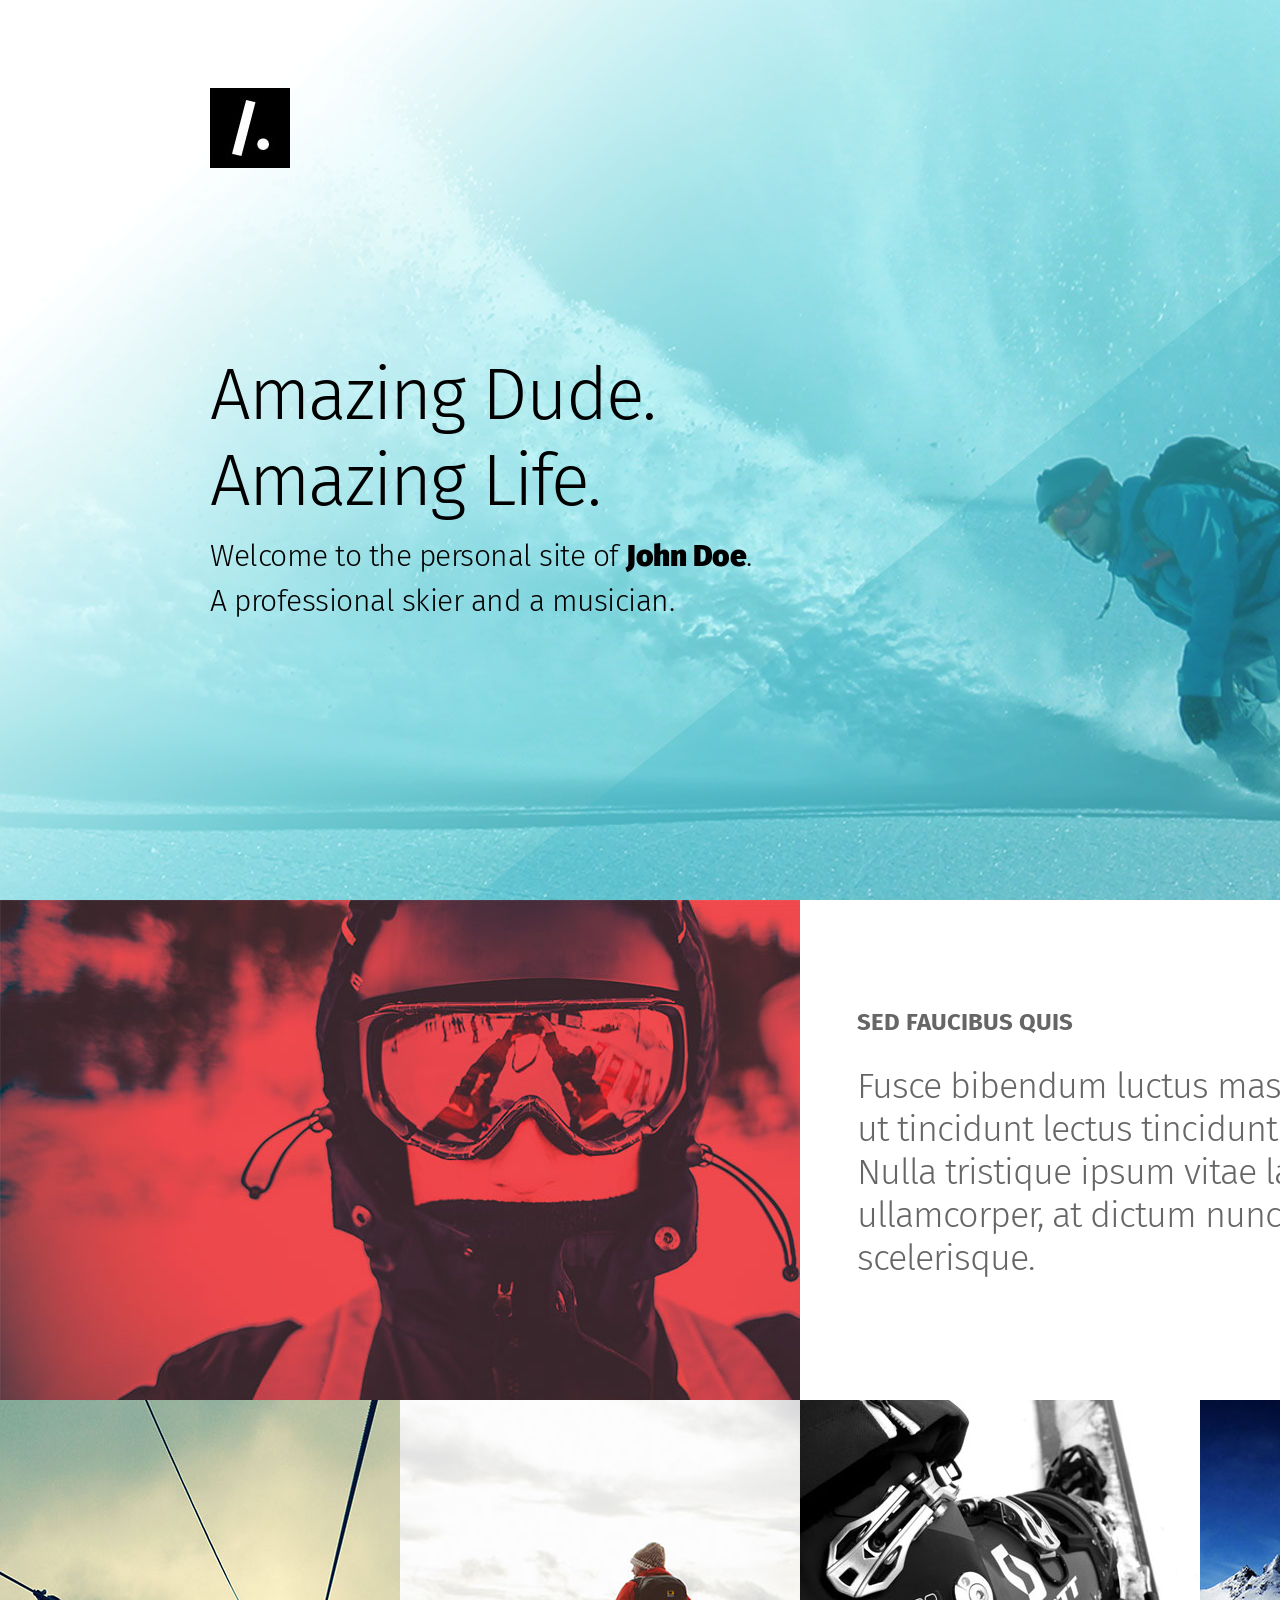
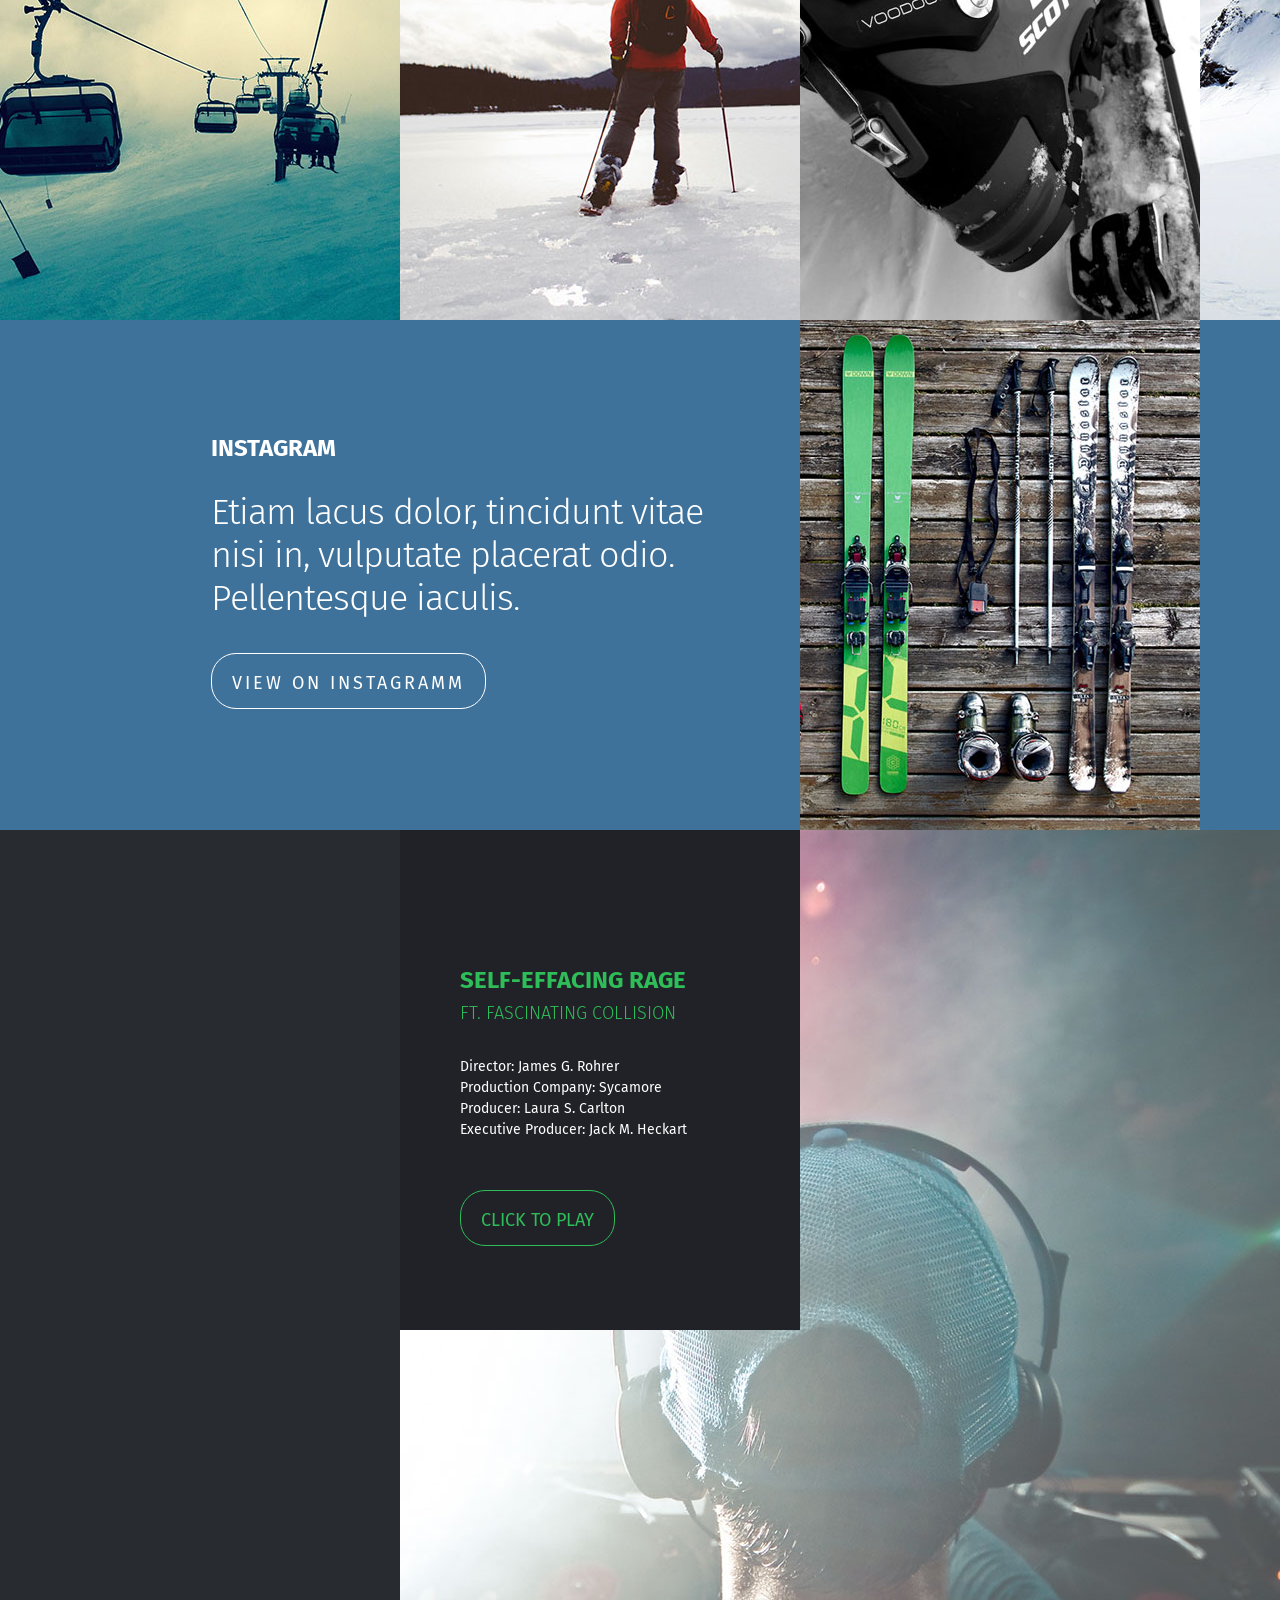
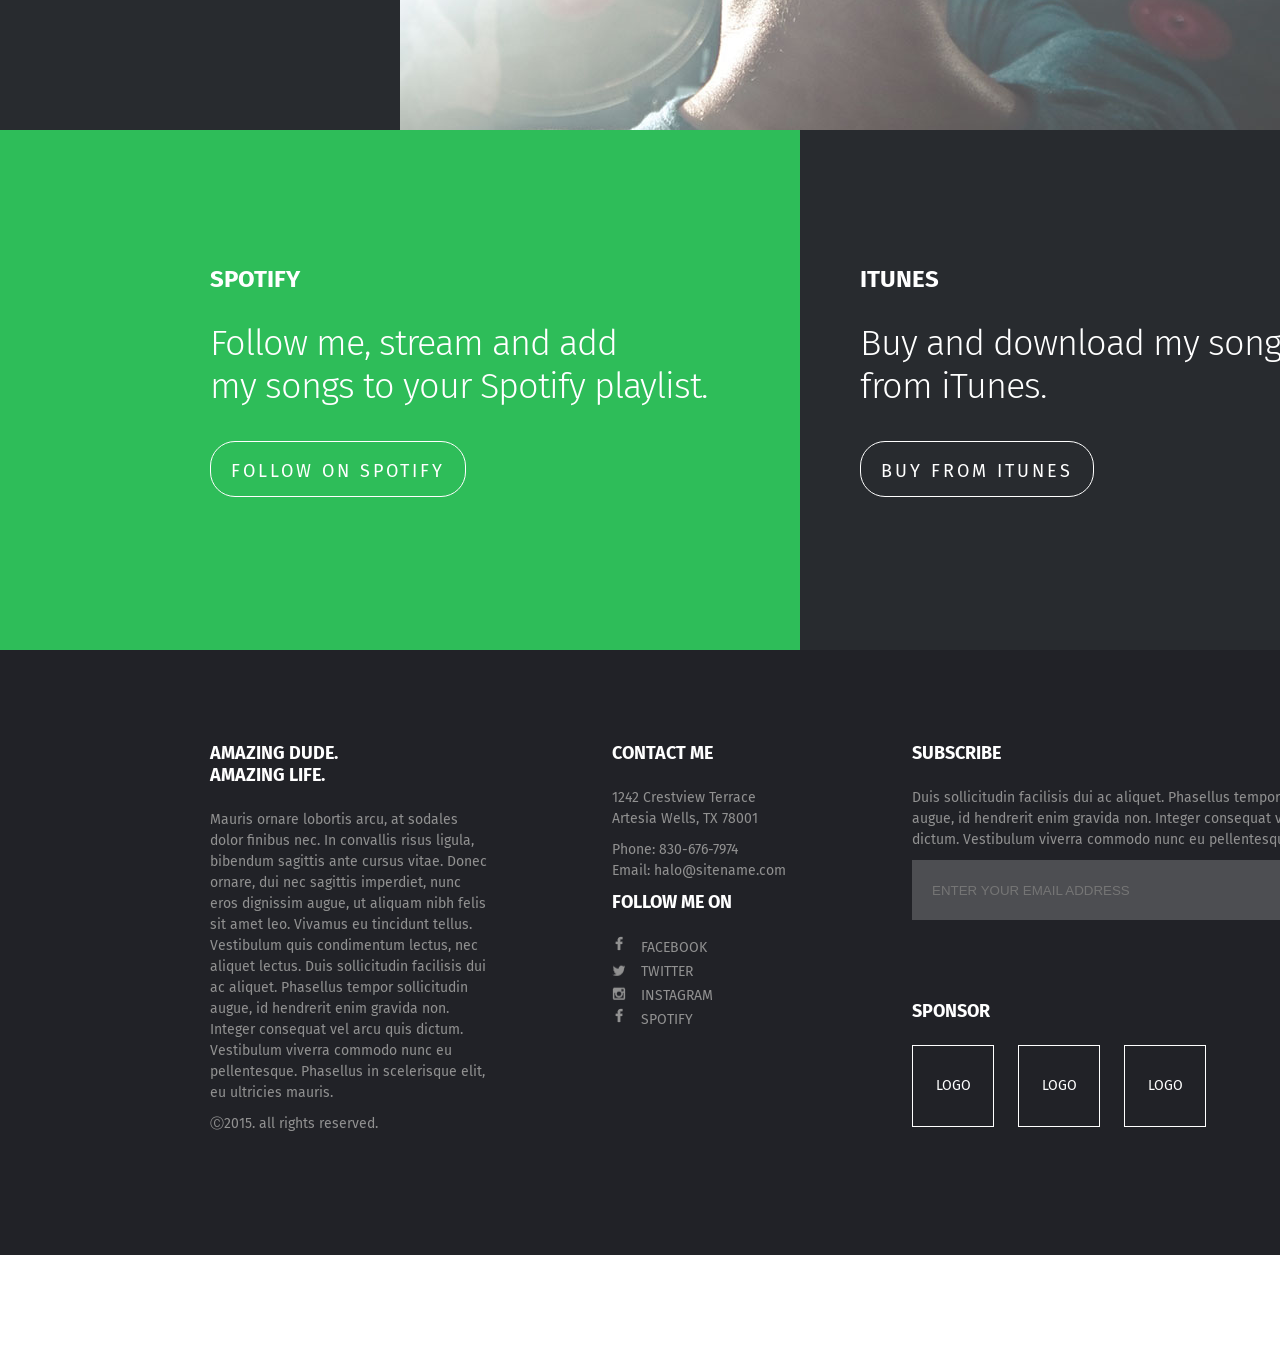
<file: sites/amazing/index.html>
<!DOCTYPE html>
<html lang="en">
<head>
  <meta charset="UTF-8">
  <title>Amazing</title>
  <link rel="stylesheet" href="css/style.css">
  <link href="https://fonts.googleapis.com/css?family=Fira+Sans:300,400,700" rel="stylesheet">
</head>
<body>
 <main>
   <header>
     <div class="logo">
       <a href="#"><img src="img/logo.jpg" alt="Логотип компании"></a>
     </div>
      <div class="menu">
       <a href="#">
         <img src="img/menu-button.png" alt="Кнопка меню">
         <span>menu</span>
       </a>
     </div>
     <div class="clearfix"></div>
     <div class="h1">
       <h1>Amazing Dude. <br>
          Amazing Life.</h1>
          <h2>Welcome to the personal site of <span>John Doe</span>. <br>
          A professional skier and a musician.</h2>
     </div>
   </header>
   <div class="about">
     <div class="left-column"></div>
     <div class="right-column">
       <h3>Sed faucibus quis</h3>
       <p class="large">Fusce bibendum luctus massa, <br>
ut tincidunt lectus tincidunt in. <br>
Nulla tristique ipsum vitae lacus <br>
ullamcorper, at dictum nunc <br>
scelerisque.</p>
     </div>
   </div>
   <div class="gallery">
     <div class="gallery-top">
       <div class="thumbnail"></div>
       <div class="thumbnail"></div>
       <div class="thumbnail"></div>
       <div class="thumbnail"></div>
     </div>
     <div class="gallery-bottom">
       <div class="instagramm">
        <h3>instagram</h3>
        <p class="large">Etiam lacus dolor, tincidunt vitae <br> nisi in, vulputate placerat odio. <br>Pellentesque iaculis.</p>
        <a href="#" class="btn">view on instagramm</a>
       </div>
       <div class="thumbnail"></div>
       
     </div>
   </div>
   <div class="music">
     <div class="left"></div>
     <div class="right">
       <div class="video-title">
         <h3>Self-Effacing Rage</h3>
         <h4>FT. Fascinating Collision </h4>
         <p>Director: James G. Rohrer <br>
                Production Company: Sycamore <br>
                Producer: Laura S. Carlton <br>
                Executive Producer: Jack M. Heckart</p>
          <a href="#" class="btn">Click to play</a>
       </div>
     </div>
     <div class="clearfix"></div>
     <div class="spotify">
       <h3>spotify</h3>
       <p class="large">Follow me, stream and add <br> my songs to your Spotify playlist.</p>
       <a href="#" class="btn">FOLLOW ON SPOTIFY</a>
     </div>
     <div class="itunes">
       <h3>itunes</h3>
       <p class="large">Buy and download my songs <br>from iTunes.</p>
       <a href="#" class="btn">buy from itunes</a>
     </div>
   </div>
   <footer>
     <div class="footer-left">
       <h4>AMAZING DUDE. <br>
              AMAZING LIFE.</h4>
              <p>Mauris ornare lobortis arcu, at sodales dolor finibus nec. In convallis risus ligula, bibendum sagittis ante cursus vitae. Donec ornare, dui nec sagittis imperdiet, nunc eros dignissim augue, ut aliquam nibh felis sit amet leo. Vivamus eu tincidunt tellus. Vestibulum quis condimentum lectus, nec aliquet lectus. Duis sollicitudin facilisis dui ac aliquet. Phasellus tempor sollicitudin augue, id hendrerit enim gravida non. Integer consequat vel arcu quis dictum. Vestibulum viverra commodo nunc eu pellentesque. Phasellus in scelerisque elit, eu ultricies mauris.</p>
              <p>Ⓒ2015. all rights reserved.</p>
     </div>
     <div class="footer-center">
       <h4>CONTACT ME</h4>
       <p>1242 Crestview Terrace <br>
        Artesia Wells, TX 78001</p>

        <p>Phone: 830-676-7974 <br>
        Email: halo@sitename.com</p>
        
        <h4>FOLLOW ME ON</h4>
        <ul>
          <li>FACEBOOK</li>
          <li>TWITTER</li>
          <li>INSTAGRAM</li>
          <li>SPOTIFY</li>
        </ul>
     </div>
     <div class="footer-right">
       <div class="subscribe">
         <h4>SUBSCRIBE</h4>
         <p>Duis sollicitudin facilisis dui ac aliquet. Phasellus tempor sollicitudin augue, id hendrerit enim gravida non. Integer consequat vel arcu quis dictum. Vestibulum viverra commodo nunc eu pellentesque.</p>
         <input type="text" placeholder="ENTER YOUR EMAIL ADDRESS">
       </div>
       <div class="sponsor">
         <h4>sponsor</h4>
         <a href="#">logo</a>
         <a href="#">logo</a>
         <a href="#">logo</a>
       </div>
     </div>
   </footer>
 </main>
  
</body>
</html>
</file>
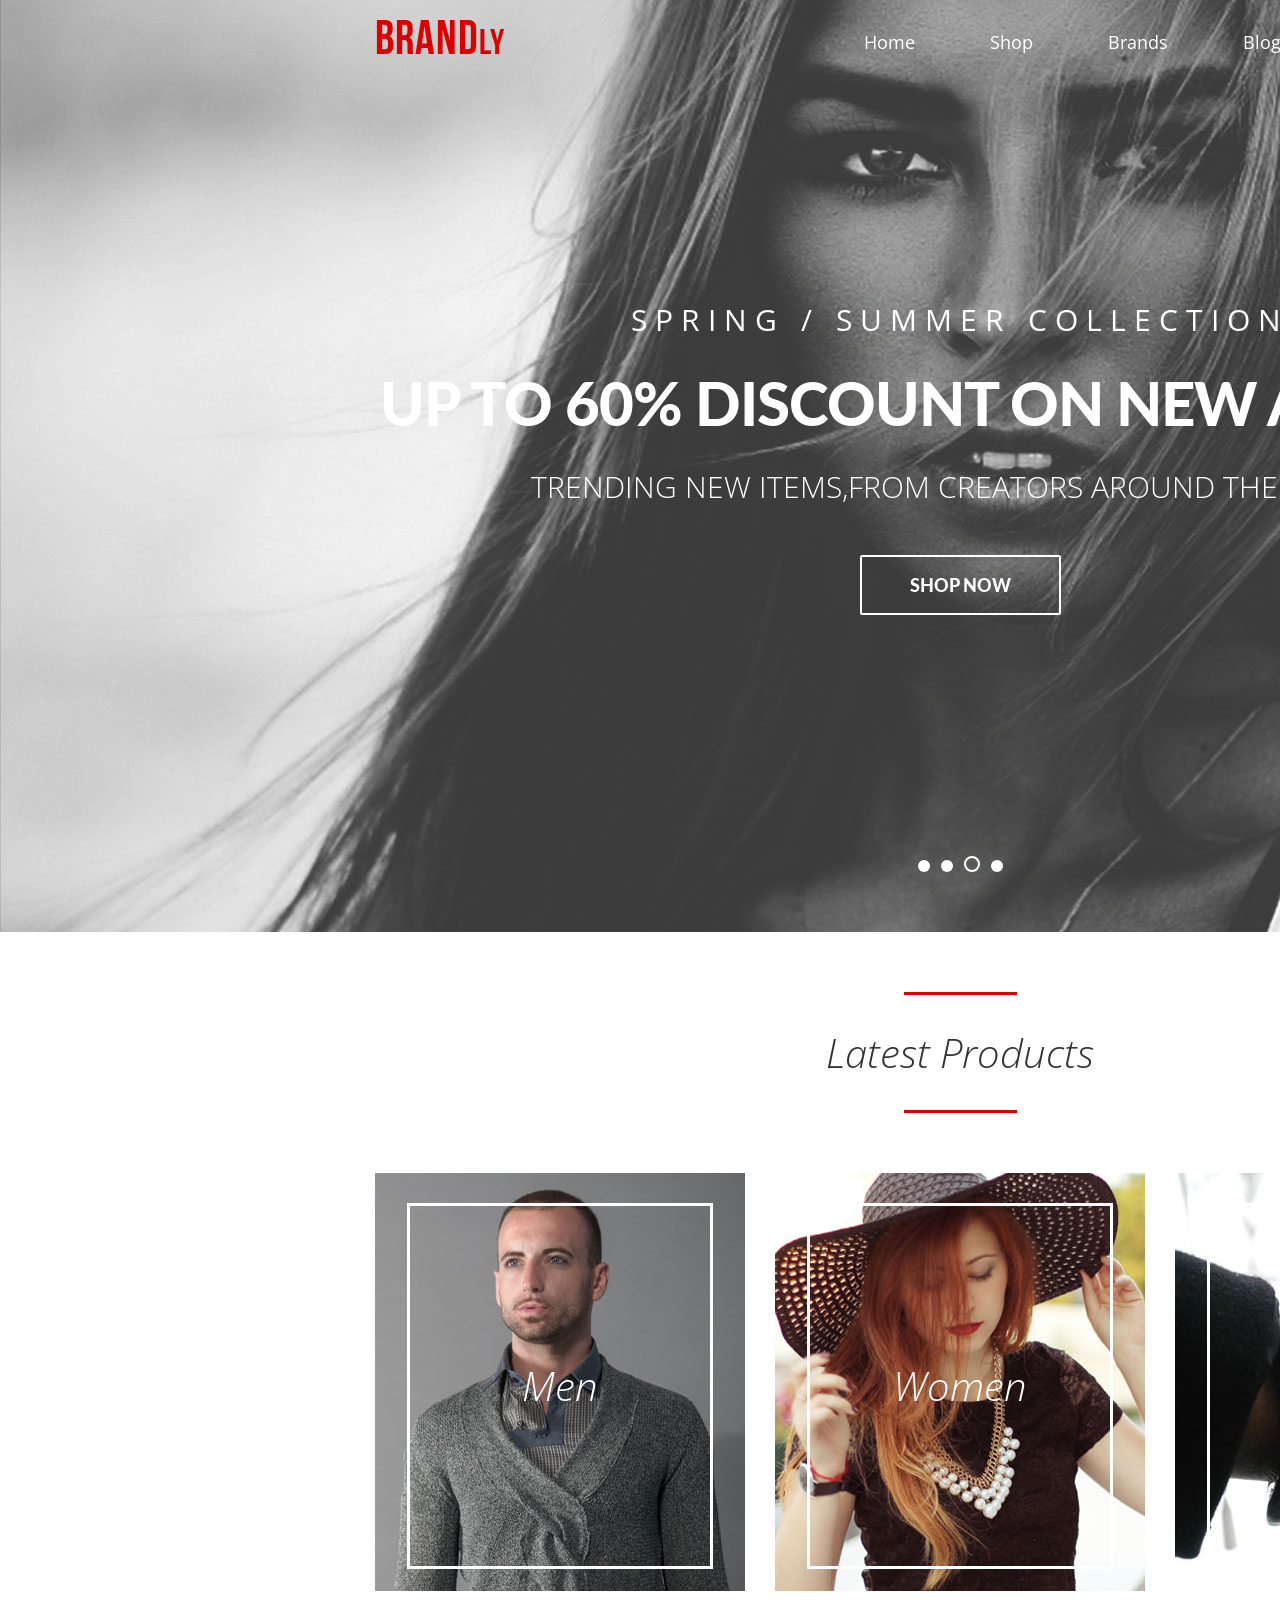
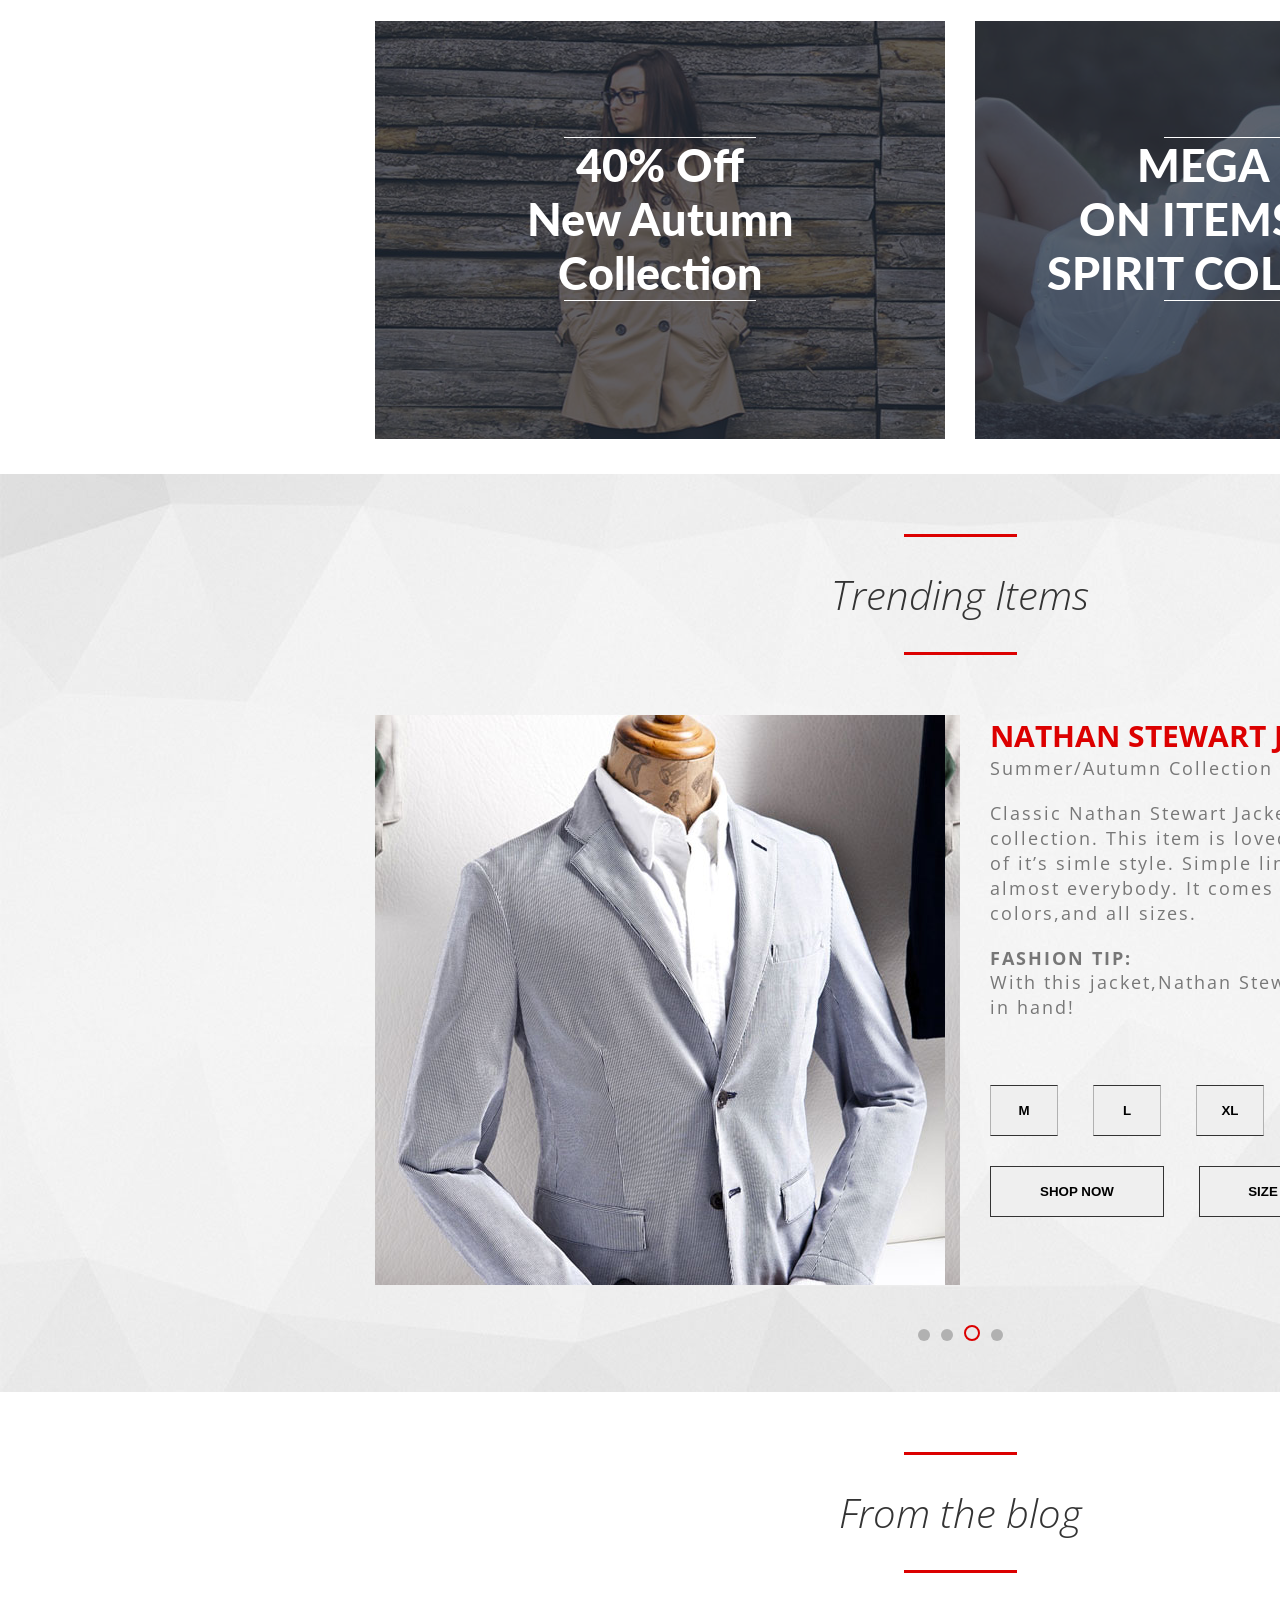
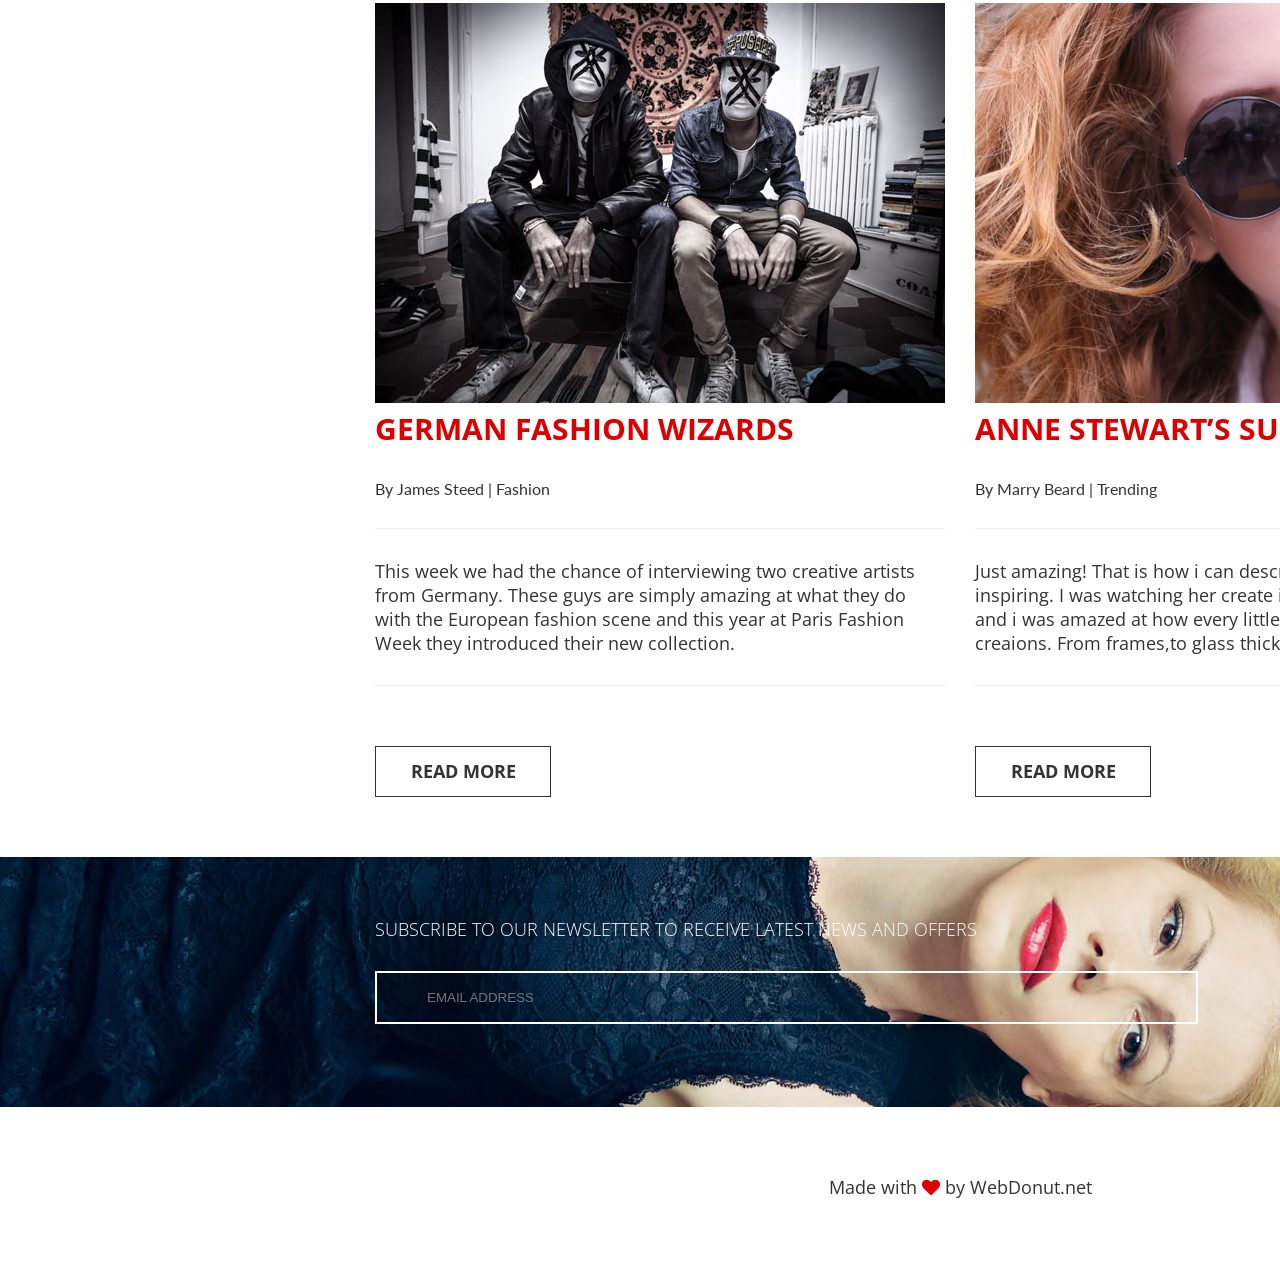
<file: sites/bradly/index.html>
<!DOCTYPE html>
<html lang="en">
<head>
  <meta charset="UTF-8">
  <title>Amazing</title>
  <link rel="stylesheet" href="css/style.css">
  <link href="https://fonts.googleapis.com/css?family=Lato:400,700,900|Open+Sans:400,700" rel="stylesheet">
  <link rel="stylesheet" href="css/fonts.css">
  <link rel="stylesheet" href="css/font-awesome.min.css">
</head>
<body>
<main>
  <div class="slider">
    <div class="logo"><a href="#">Brand<span>ly</span></a></div>
    <div class="menu">
      <ul>
        <li><a href="#">Home</a></li>
        <li><a href="#">Shop</a></li>
        <li><a href="#">Brands</a></li>
        <li><a href="#">Blog</a></li>
        <li><a href="#">About</a></li>
        <li><a href="#">Contact</a></li>
      </ul>
    </div>
    <div class="slider-inner">
      <div class="seasons"><p>Spring / Summer Collection</p></div>
      <h1>UP TO 60% DISCOUNT ON NEW ARRIVALS</h1>
      <div class="slogan"><p>TRENDING NEW ITEMS,FROM CREATORS AROUND THE WORLD</p></div>
      <a href="#" class="btn">shop now</a>
    </div>
    <div class="slider-radio">
      <ul>
        <li><a href="#"></a></li>
        <li><a href="#"></a></li>
        <li class="active"><a href="#"></a></li>
        <li><a href="#"></a></li>
      </ul>
    </div>
     
   </div>
   
   <section class="products">
     <div class="red-line"></div>
     <h2>Latest Products</h2>
     <div class="red-line"></div>
     <div class="product-small">
       <div class="product-small-item">
        <div class="item1"></div>
      </div>
       <div class="product-small-item">
         <div class="item2"></div>
       </div>
       <div class="product-small-item">
       <div class="item3"></div>
        </div>
     </div>
     <div class="product-big">
       <div class="product-big-item">
        <div class="big-frame">
         <div class="border"></div>
          <p>40% Off <br> New Autumn <br> Collection</p>
         <div class="border"></div>
        </div>
         <img src="img/latest-40.jpg" alt=""></div>
       <div class="product-big-item">
        <div class="big-frame">
         <div class="border"></div>
          <p>MEGA SALE <br> ON ITEMS FROM <br> SPIRIT COLLECTION</p>
         <div class="border"></div>
        </div>
         <img src="img/latest-mega-sale.jpg" alt=""></div>
     </div>
   </section>
   
   <section class="trending">
     <div class="red-line"></div>
     <h2>Trending Items</h2>
     <div class="red-line"></div>
     <div class="trending-item">
       <div class="trending-img"></div>
       <div class="trending-description">
         <h3>NATHAN STEWART JACKET</h3>
         <p>Summer/Autumn Collection</p>
         <p>Classic Nathan Stewart Jacket from his latest collection.
                This item is loved by many just because of it’s simle style.
                Simple lines,lovely texture,it suits almost everybody. 
                It comes in six different colors,and all sizes.</p>
          <h4>FASHION TIP:</h4>
          <p>With this jacket,Nathan Stewart sunglasses go hand in hand!</p>
          <div class="sizes">
            <button>M</button>
            <button>L</button>
            <button>XL</button>
            <button>XXL</button>
          </div>
          <div class="buttons">
            <button>SHOP NOW</button>
            <button>SIZE GUIDE</button>
          </div>
       </div>
     </div>
     <div class="slider-radio">
      <ul>
        <li><a href="#"></a></li>
        <li><a href="#"></a></li>
        <li class="active"><a href="#"></a></li>
        <li><a href="#"></a></li>
      </ul>
    </div>
   </section>
   
   <section class="blog">
     <div class="red-line"></div>
     <h2>From the blog</h2>
     <div class="red-line"></div>
     <div class="blog-item">
        <div class="blog-item-img"><img src="img/blog1.jpg" alt=""></div>
       <h3>GERMAN FASHION WIZARDS</h3>
       <p class="small">By James Steed   |   Fashion</p>
       <div class="blog-divider"></div>
       <p>This week we had the chance of interviewing two creative artists from Germany. These guys are simply amazing at what they do with the European fashion scene and this year at Paris Fashion Week they  introduced their new collection. </p>
       <div class="blog-divider"></div>
       <a href="#">read more</a>
     </div>
          <div class="blog-item">
        <div class="blog-item-img"><img src="img/blog2.jpg" alt=""></div>
       <h3>ANNE STEWART’S SUNGLASSES</h3>
       <p class="small">By Marry Beard   |   Trending</p>
       <div class="blog-divider"></div>
       <p>Just amazing! That is how i can describe this person. So creative,so inspiring. I was watching her create in her small studio in London and i was amazed at how every little detail gets included in her creaions. From frames,to glass thickness she blew me away...</p>
       <div class="blog-divider"></div>
       <a href="#">read more</a>
     </div>
  </section>
  
  <section class="subscribe">
    <p>SUBSCRIBE TO OUR NEWSLETTER TO RECEIVE LATEST NEWS AND OFFERS </p>
     <div class="form">
      <input type="mail" placeholder="email address">
      <input type="submit" value="subscribe">
    </div>
    
    
  </section>
  
  <footer>
    <p>Made with <i class="fa fa-heart"></i> by WebDonut.net</p>
  </footer>
</main>
  
</body>
</html>
</file>
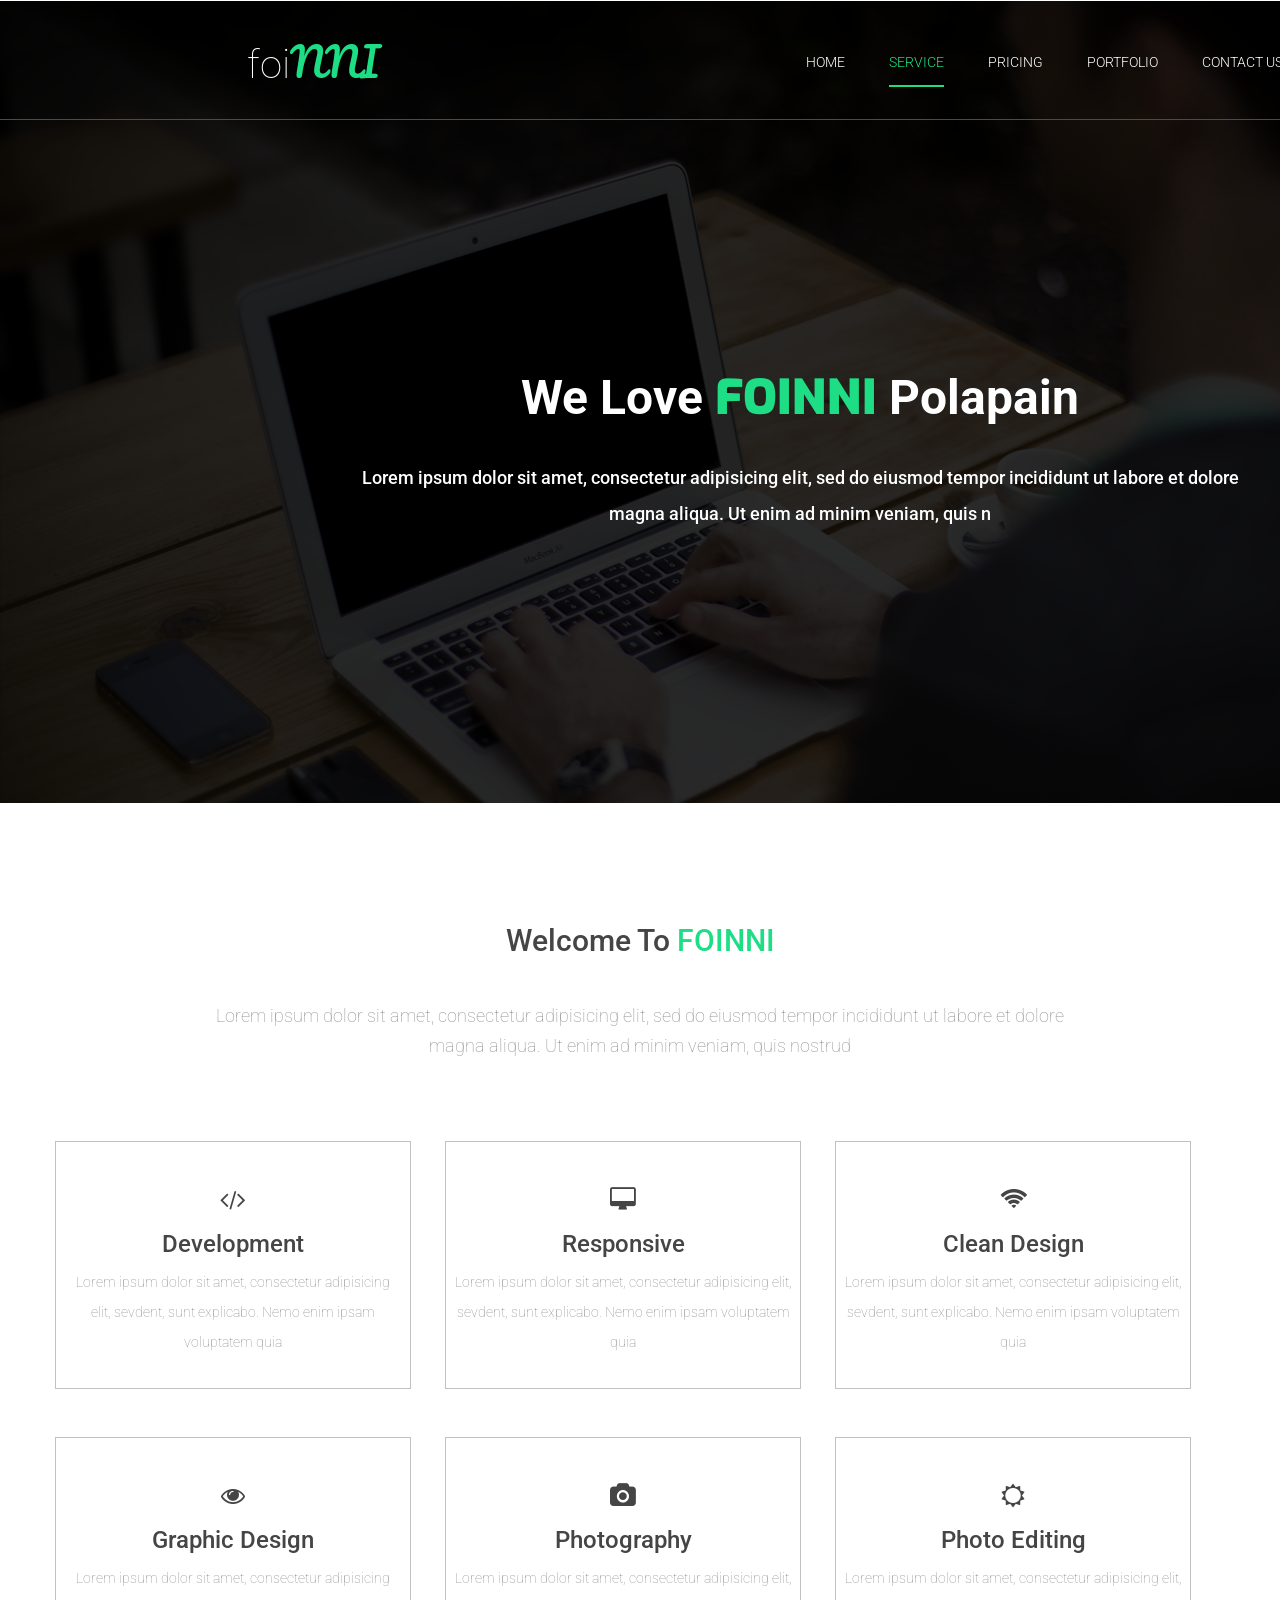
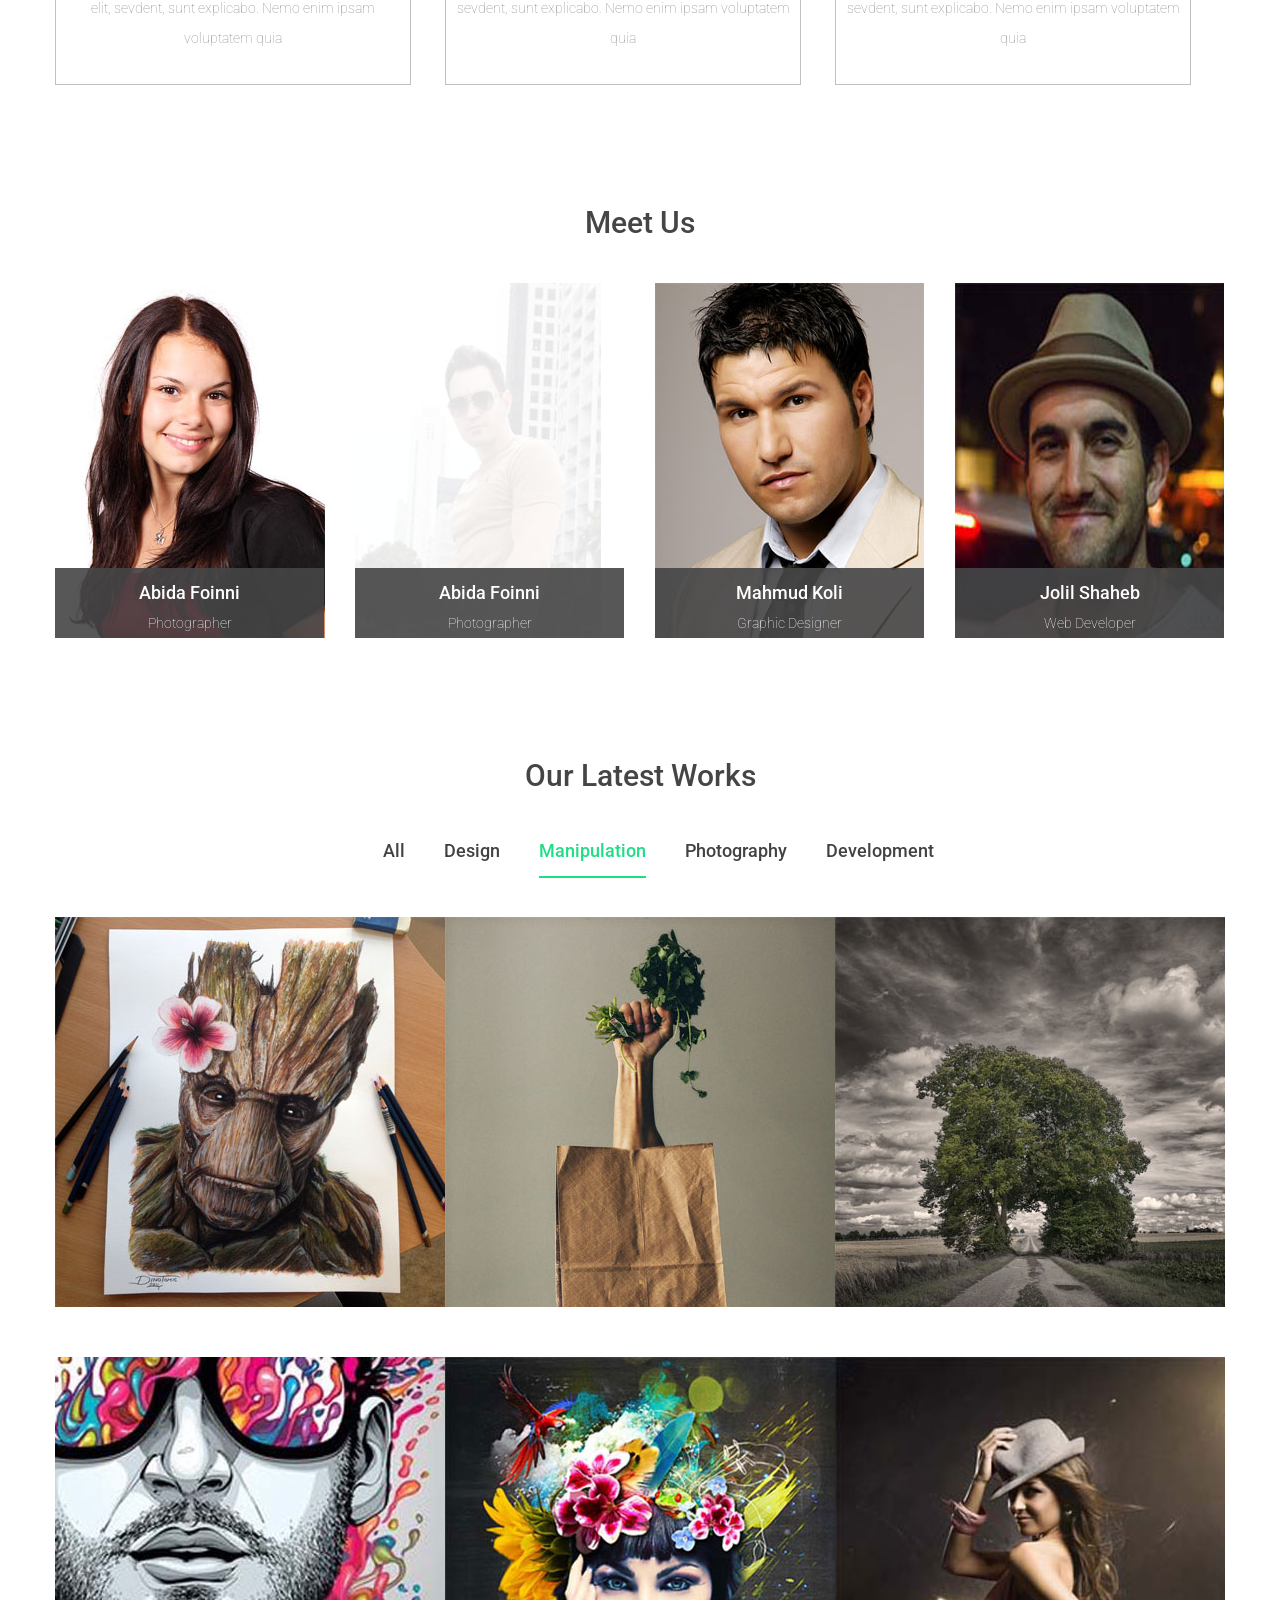
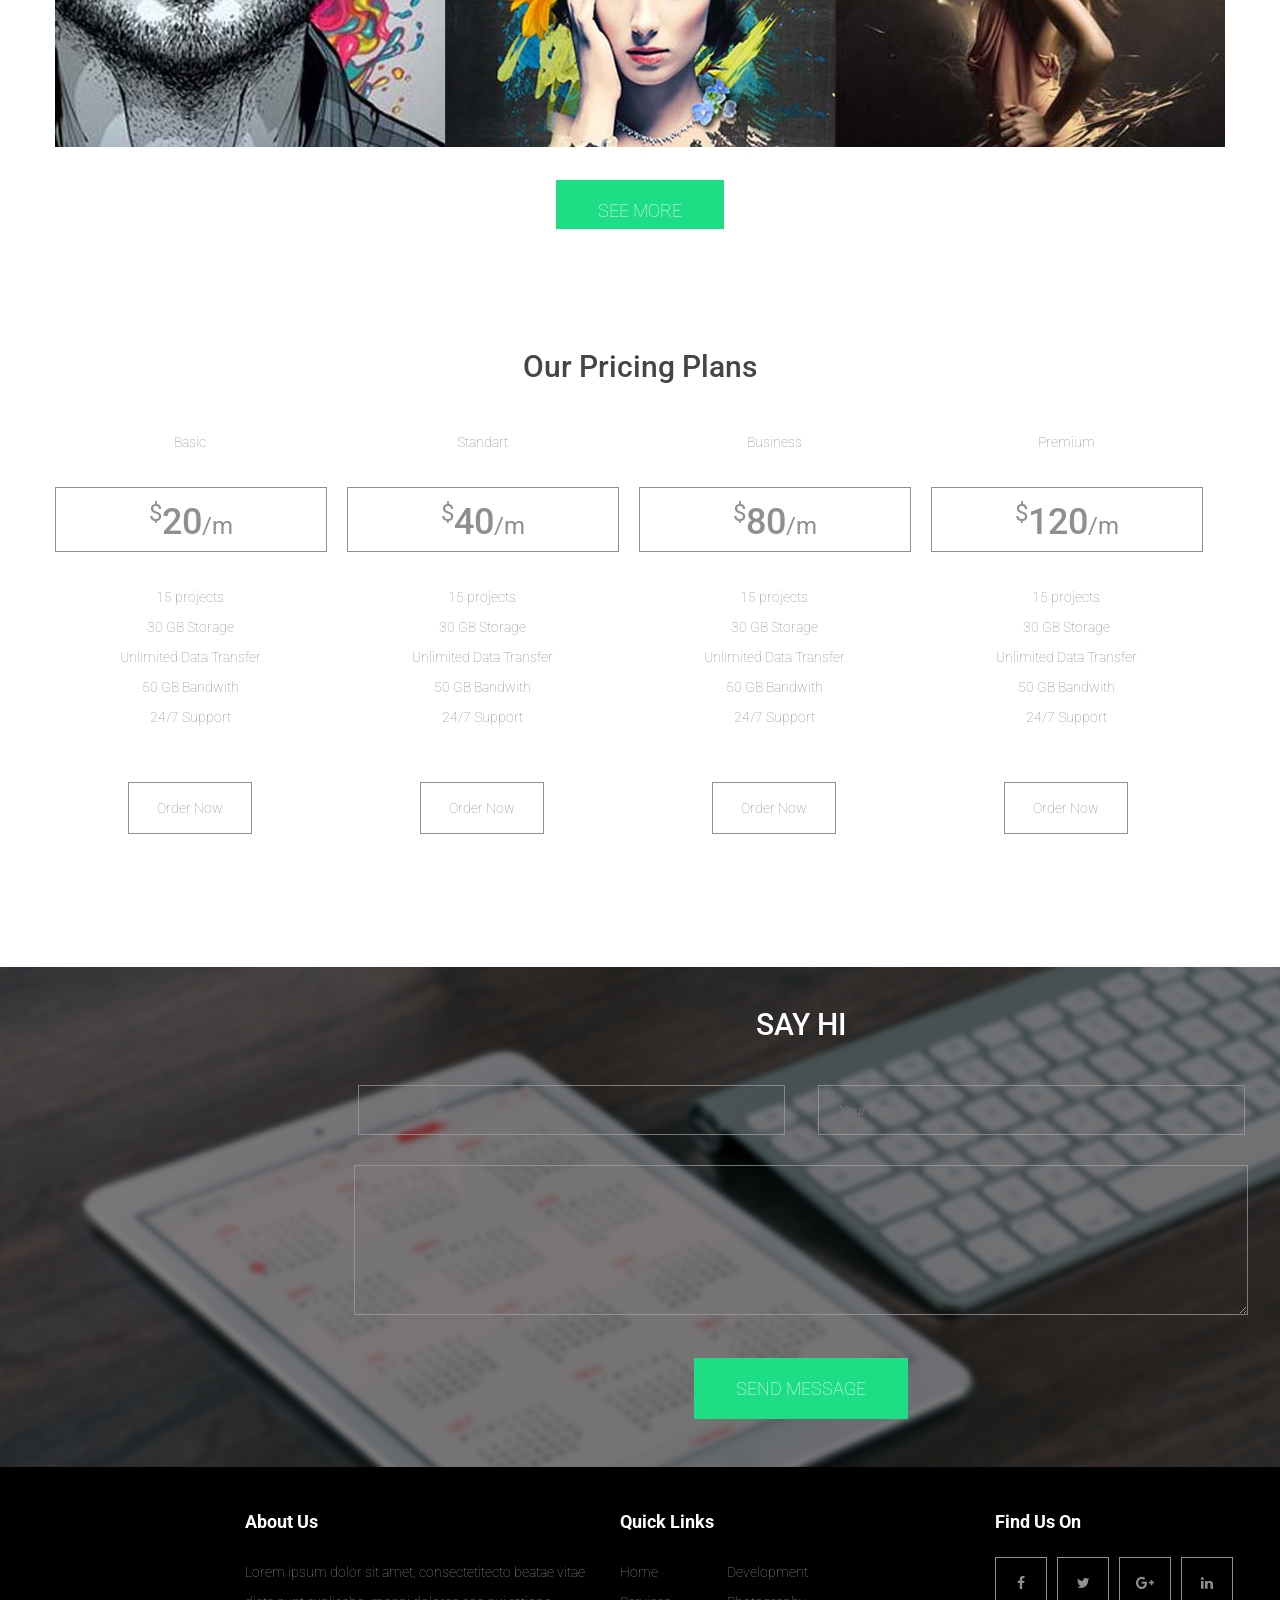
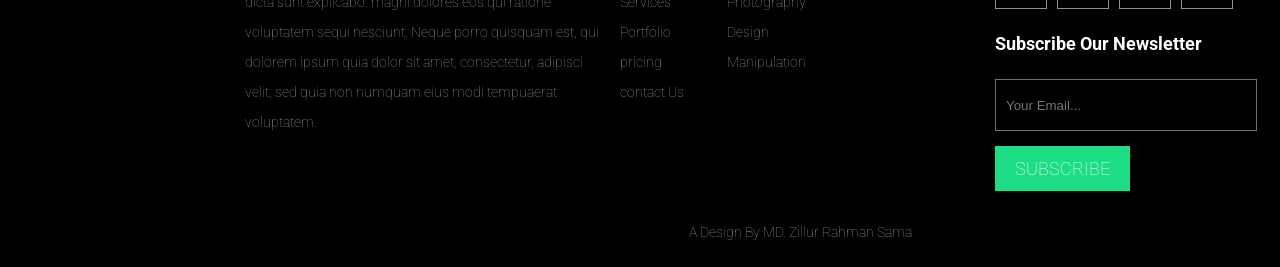
<file: sites/foinni/index.html>
<!DOCTYPE html>
<html lang="en">
<head>
  <meta charset="UTF-8">
  <title>Шаблон №3. Foini.</title>
  <link rel="stylesheet" href="css/style.css">
  <link href="https://fonts.googleapis.com/css?family=Exo:100,100i,300,400,500,700|Pacifico|Roboto:300,400,700" rel="stylesheet">
  <link rel="stylesheet" href="css/font-awesome.min.css">
</head>
<body>
 
 <div class="slider-line"></div>
 <header>
   <div class="logo">foi<span>NNI</span></div>
   <nav>
     <li><a href="#">HOME</a></li>
     <li class="active"><a href="#">SERVICE</a></li>
     <li><a href="#">PRICING</a></li>
     <li><a href="#">PORTFOLIO</a></li>
     <li><a href="#">CONTACT US</a></li>
   </nav>
   <div class="clearfix"></div>
   <h1>We Love <span>FOINNI</span> Polapain</h1>
   <p class="slogan">Lorem ipsum dolor sit amet, consectetur adipisicing elit, sed do eiusmod tempor incididunt ut labore et dolore <br>magna aliqua. Ut enim ad minim veniam, quis n</p>
 </header>
 
 <section class="services">
   <h2>Welcome To <span>FOINNI</span></h2>
   <p class="fz18">Lorem ipsum dolor sit amet, consectetur adipisicing elit, sed do eiusmod tempor incididunt ut labore et dolore <br>magna aliqua. Ut enim ad minim veniam, quis nostrud </p>
   <div class="my-services">
     <div class="my-service">
       <p><i class="fa fa-code"></i></p>
       <p class="large">Development</p>
       <p>Lorem ipsum dolor sit amet, consectetur adipisicing <br>elit, sevdent, sunt explicabo. Nemo enim ipsam voluptatem quia </p>
     </div>
          <div class="my-service">
       <p><i class="fa fa-desktop"></i></p>
       <p class="large">Responsive</p>
       <p>Lorem ipsum dolor sit amet, consectetur adipisicing elit, sevdent, sunt explicabo. Nemo enim ipsam voluptatem quia </p>
     </div>
          <div class="my-service">
       <p><i class="fa fa-wifi  "></i></p>
       <p class="large">Clean Design</p>
       <p>Lorem ipsum dolor sit amet, consectetur adipisicing elit, sevdent, sunt explicabo. Nemo enim ipsam voluptatem quia </p>
     </div>
   </div>
     
      <div class="my-services">
     <div class="my-service">
       <p><i class="fa fa-eye"></i></p>
       <p class="large">Graphic Design</p>
       <p>Lorem ipsum dolor sit amet, consectetur adipisicing <br>elit, sevdent, sunt explicabo. Nemo enim ipsam voluptatem quia </p>
     </div>
          <div class="my-service">
       <p><i class="fa fa-camera"></i></p>
       <p class="large">Photography</p>
       <p>Lorem ipsum dolor sit amet, consectetur adipisicing elit, sevdent, sunt explicabo. Nemo enim ipsam voluptatem quia </p>
     </div>
          <div class="my-service">
       <p><i class="fa fa-sun-o"></i></p>
       <p class="large">Photo Editing</p>
       <p>Lorem ipsum dolor sit amet, consectetur adipisicing elit, sevdent, sunt explicabo. Nemo enim ipsam voluptatem quia </p>
     </div>
   </div>
 </section>
 
 <section class="teams">
   <h2>Meet Us</h2>
   <div class="team team1">
     <div class="team-description">
       <p>Abida Foinni</p>
       <p>Photographer</p>
     </div>
   </div>
   <div class="team team2">
     <div class="team-description">
       <p>Abida Foinni</p>
       <p>Photographer</p>
     </div>
   </div>
   <div class="team team3">
     <div class="team-description">
       <p>Mahmud Koli</p>
       <p>Graphic Designer</p>
     </div>
   </div>
   <div class="team team4">
     <div class="team-description">
       <p>Jolil Shaheb</p>
       <p>Web Developer</p>
     </div>
   </div>
 </section>
 
 <section class="works">
   <h2>Our Latest Works</h2>
   <ul class="gallery-menu">
     <li><a href="#">All</a></li>
     <li><a href="#">Design</a></li>
     <li class="active"><a href="#">Manipulation</a></li>
     <li><a href="#">Photography</a></li>
     <li><a href="#">Development</a></li>
   </ul>
   <div class="works-row">
     <div class="work work1"></div>
     <div class="work work2"></div>
     <div class="work work3"></div>
   </div>
      <div class="works-row">
     <div class="work work4"></div>
     <div class="work work5"></div>
     <div class="work work6"></div>
   </div>
   <div class="btn">
     <a href="#" class="btn-green">see more</a>
   </div>
 </section>
 
 <section class="pricing">
   <h2>Our Pricing Plans</h2>
   <div class="plans">
     <div class="plan">
       <p>Basic</p>
       <p class="price"><sup>$</sup>20<span>/m</span></p>
       <ul>
         <li>15 projects</li>
         <li>30 GB Storage</li>
         <li>Unlimited Data Transfer</li>
         <li>50 GB Bandwith</li>
         <li>24/7 Support</li>
       </ul>
       <a href="#" class="order">order now</a>
     </div>
          <div class="plan">
       <p>Standart</p>
       <p class="price"><sup>$</sup>40<span>/m</span></p>
       <ul>
         <li>15 projects</li>
         <li>30 GB Storage</li>
         <li>Unlimited Data Transfer</li>
         <li>50 GB Bandwith</li>
         <li>24/7 Support</li>
       </ul>
       <a href="#" class="order">order now</a>
     </div>
          <div class="plan">
       <p>Business</p>
       <p class="price"><sup>$</sup>80<span>/m</span></p>
       <ul>
         <li>15 projects</li>
         <li>30 GB Storage</li>
         <li>Unlimited Data Transfer</li>
         <li>50 GB Bandwith</li>
         <li>24/7 Support</li>
       </ul>
       <a href="#" class="order">order now</a>
     </div>
          <div class="plan">
       <p>Premium</p>
       <p class="price"><sup>$</sup>120<span>/m</span></p>
       <ul>
         <li>15 projects</li>
         <li>30 GB Storage</li>
         <li>Unlimited Data Transfer</li>
         <li>50 GB Bandwith</li>
         <li>24/7 Support</li>
       </ul>
       <a href="#" class="order">order now</a>
     </div>
     </div>
     </div>
     </div>
     </div>
   </div>
 </section>
  
  <div class="form">
    <h2>say hi</h2>
    <div class="input">
      <input type="text" placeholder="Your Name">
      <input type="mail" placeholder="Your Email">
    </div>
    <div class="textarea">
      <textarea name="" id="" cols="30" rows="10" placeholder="Your Message..."></textarea>
    </div>
    <div class="btn">
      <a href="#" class="btn-green">Send Message</a>
    </div>
  </div>
  
  <footer>
     <div class="info">
      <div class="about">
        <h3>About Us</h3>
        <p>Lorem ipsum dolor sit amet, consectetitecto beatae vitae dicta sunt explicabo. magni dolores eos qui ratione voluptatem sequi nesciunt. Neque porro quisquam est, qui dolorem ipsum quia dolor sit amet, consectetur, adipisci velit, sed quia non numquam eius modi tempuaerat voluptatem.</p>
      </div>
      
      <div class="links">
        <h3>Quick Links</h3>
        <div class="links-left">
          <ul>
            <li><a href="#">Home</a></li>
            <li><a href="#">Services</a></li>
            <li><a href="#">Portfolio</a></li>
            <li><a href="#">pricing</a></li>
            <li><a href="#">contact Us</a></li>
          </ul>
        </div>
        <div class="links-right">
          <ul>
            <li><a href="#">Development</a></li>
            <li><a href="#">Photography</a></li>
            <li><a href="#">Design</a></li>
            <li><a href="#">Manipulation</a></li>
          </ul>
        </div>
      </div>
      
      <div class="social">
        <h3>Find Us On</h3>
        <ul>
            <li><a href="#"><i class="fa fa-facebook"></i></a></li>
            <li><a href="#"><i class="fa fa-twitter"></i></a></li>
            <li><a href="#"><i class="fa fa-google-plus"></i></a></li>
            <li><a href="#"><i class="fa fa-linkedin"></i></a></li>
          </ul>
          <div class="clearfix"></div>
          <h3>Subscribe Our Newsletter</h3>
          <input type="text" placeholder="Your Email...">
          <div class="btn">
            <a href="#" class="btn-green">Subscribe</a>
          </div>
      
      
      </div>
    </div>
      <p class="copyright">A Design By MD. Zillur Rahman Sama</p>
    </footer>

  
</body>
</html>
</file>
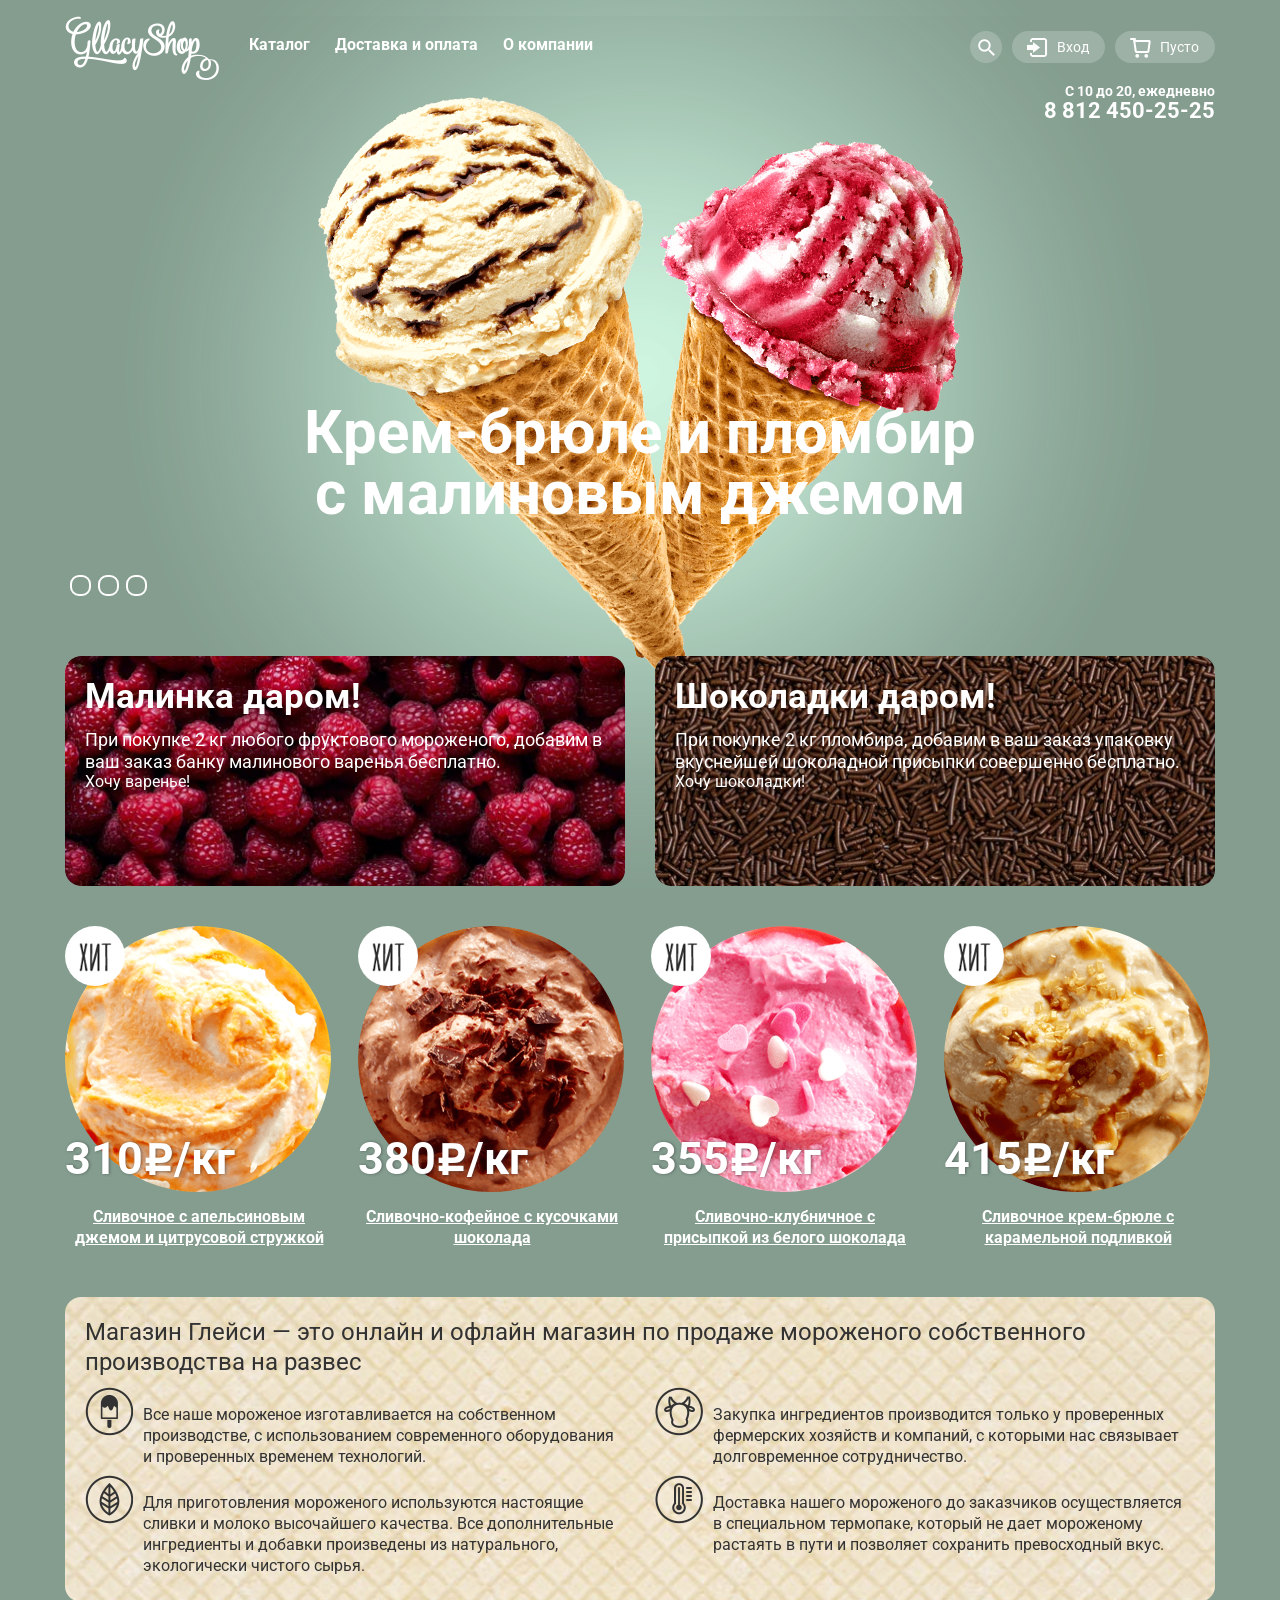
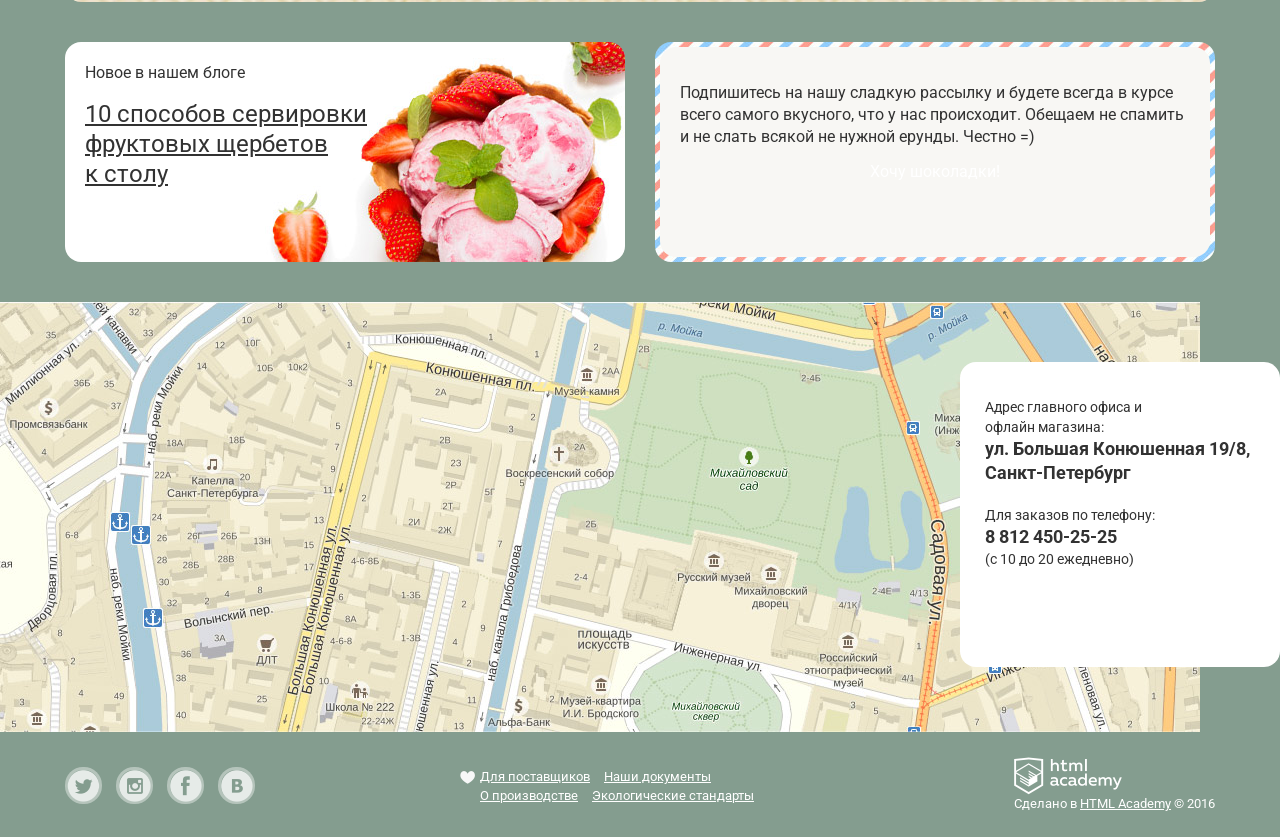
<file: sites/gllacy/index.html>
<!DOCTYPE html>
<html lang="ru">

<head>
    <meta charset="utf-8">
    <title>HTML Academy: Седона</title>
    <link href="https://fonts.googleapis.com/css?family=Roboto" rel="stylesheet">
    <link href="css/normalize.css" rel="stylesheet">
    <link href="css/style.css" rel="stylesheet">
</head>

<body>
    <header>
        <div class="container">
            <a class="logo" href="index.html"></a>
            <nav>
                <ul>
                    <li><a href="catalog.html">Каталог</a></li>
                    <li><a href="#">Доставка и оплата</a></li>
                    <li><a href="#">О компании</a></li>
                </ul>
            </nav>
            <div class="users-help">
                <a class="us-btn busket" href="#">Пусто</a>
                <a class="us-btn login" href="#">Вход</a>
                <a class="us-btn search" href="#"></a>
                <p class='timework'>С 10 до 20, ежедневно<br>
                    <span>8 812 450-25-25</span>
                </p>
            </div>
        </div>
    </header>

    <main>
        <div class="container">
            <div class="slider">
                <div class="slider-buttons">
                    <ul>
                        <li class="slider-round-btn">
                            <a href="#"></a>
                        </li>
                        <li class="slider-round-btn">
                            <a href="#"></a>
                        </li>
                        <li class="slider-round-btn">
                            <a href="#"></a>
                        </li>
                    </ul>
                </div>
                <h1>Крем-брюле и пломбир<br>с малиновым джемом</h1>
            </div>

            <div class="sales">
                <div class="raspberries-sale">
                    <h2>Малинка даром!</h2>
                    <p>При покупке 2 кг любого фруктового мороженого, добавим в ваш заказ банку малинового варенья бесплатно.</p>
                    <a class="btn" href="#">Хочу варенье!</a>
                </div>
                <div class="chocolate-sale">
                    <h2>Шоколадки даром!</h2>
                    <p>При покупке 2 кг пломбира, добавим в ваш заказ упаковку вкуснейшей шоколадной присыпки совершенно бесплатно.</p>
                    <a class="btn" href="#">Хочу шоколадки!</a>
                </div>
            </div>

            <div class="icecreams-items">
                <div class="icecream-item item1">
                    <div class="hitt"></div>
                    <b>310<span class="rubl"></span>/кг</b>
                    <a href="#">Сливочное с апельсиновым<br>джемом и цитрусовой стружкой</a>
                </div>
                <div class="icecream-item item2">
                    <div class="hitt"></div>
                    <b>380<span class="rubl"></span>/кг</b>
                    <a href="#">Сливочно-кофейное с кусочками шоколада</a>
                </div>
                <div class="icecream-item item3">
                    <div class="hitt"></div>
                    <b>355<span class="rubl"></span>/кг</b>
                    <a href="#">Сливочно-клубничное с присыпкой из белого шоколада</a>
                </div>
                <div class="icecream-item item4">
                    <div class="hitt"></div>
                    <b>415<span class="rubl"></span>/кг</b>
                    <a href="#">Сливочное крем-брюле с карамельной подливкой</a>
                </div>


            </div>

            <div class="about">
                <h3>Магазин Глейси  — это онлайн и офлайн магазин по продаже мороженого собственного производства на развес</h3>
                <div class="about-icecream">
                    <div class="about-icecream-icon"></div>
                    <p class="about-text">Все наше мороженое изготавливается на собственном производстве, с использованием современного оборудования и проверенных временем технологий.</p>
                </div>
                <div class="about-cow">
                    <div class="about-cow-icon"></div>
                    <p class="about-text">Закупка ингредиентов производится только у проверенных фермерских хозяйств и компаний, с которыми нас связывает долговременное сотрудничество.</p>
                </div>
                <div class="about-list">
                    <div class="about-list-icon"></div>
                    <p class="about-text">Для приготовления мороженого используются настоящие сливки и молоко высочайшего качества. Все дополнительные ингредиенты и добавки произведены из натурального, экологически чистого сырья.</p>
                </div>
                <div class="about-temperature">
                    <div class="about-temperature-icon"></div>
                    <p class="about-text">Доставка нашего мороженого до заказчиков осуществляется в специальном термопаке, который не дает мороженому растаять в пути и позволяет сохранить превосходный вкус.</p>
                </div>
            </div>

            <div class="blog-mail">
                <div class="blog">
                    <p>Новое в нашем блоге</p>
                    <h3>10  способов сервировки<br>фруктовых щербетов<br>к столу</h3>
                </div>
                <div class="mail">
                    <div class="mail-bg">
                        <p>Подпишитесь на нашу сладкую рассылку и будете всегда в курсе всего самого вкусного, что у нас происходит. Обещаем не спамить и не слать всякой не нужной ерунды. Честно =) </p>
                        <a class="btn" href="#">Хочу шоколадки!</a>
                    </div>
                </div>
            </div>
        </div>
        <div class="contacts">
            <div class="maps">
                <iframe src="https://www.google.com/maps/embed?pb=!1m18!1m12!1m3!1d1998.599104370521!2d30.32088925181842!3d59.93879418178727!2m3!1f0!2f0!3f0!3m2!1i1024!2i768!4f13.1!3m3!1m2!1s0x4696310fca5ba729%3A0xea9c53d4493c879f!2sBolshaya+Konyushennaya+ul.%2C+19%2C+Sankt-Peterburg%2C+Russia%2C+191186!5e0!3m2!1sen!2sil!4v1476081200132"
                    width="100%" height="430" frameborder="0" style="border:0" allowfullscreen></iframe>
            </div>
            <div class="addres">
                <p>Адрес главного офиса и<br>офлайн магазина:<br>
                    <span class="bold">ул. Большая Конюшенная 19/8, Санкт-Петербург</span></p>
                <p>Для заказов по телефону:<br>
                    <span class="bold">8 812 450-25-25</span><br> (с 10 до 20 ежедневно)</p>
                <a class="btn" href="#">Форма обратной связи</a>
            </div>
        </div>
    </main>
    <footer>
        <div class="container">
            <div class="social">
                <a class="social-btn tw" href="#"></a>
                <a class="social-btn inst" href="#"></a>
                <a class="social-btn fb" href="#"></a>
                <a class="social-btn vk" href="#"></a>
            </div>

            <div class="about-services">
                <a href="#">Для поставщиков</a>
                <a href="#">Наши документы</a><br>
                <a href="#">О производстве</a>
                <a href="#">Экологические стандарты</a>
            </div>

            <div class="copyright">
                <div class="copyright-logo"></div>
                <p>Сделано в <a href="#">HTML Academy</a> © 2016</p>
            </div>
        </div>
    </footer>
</body>

</html>
</file>
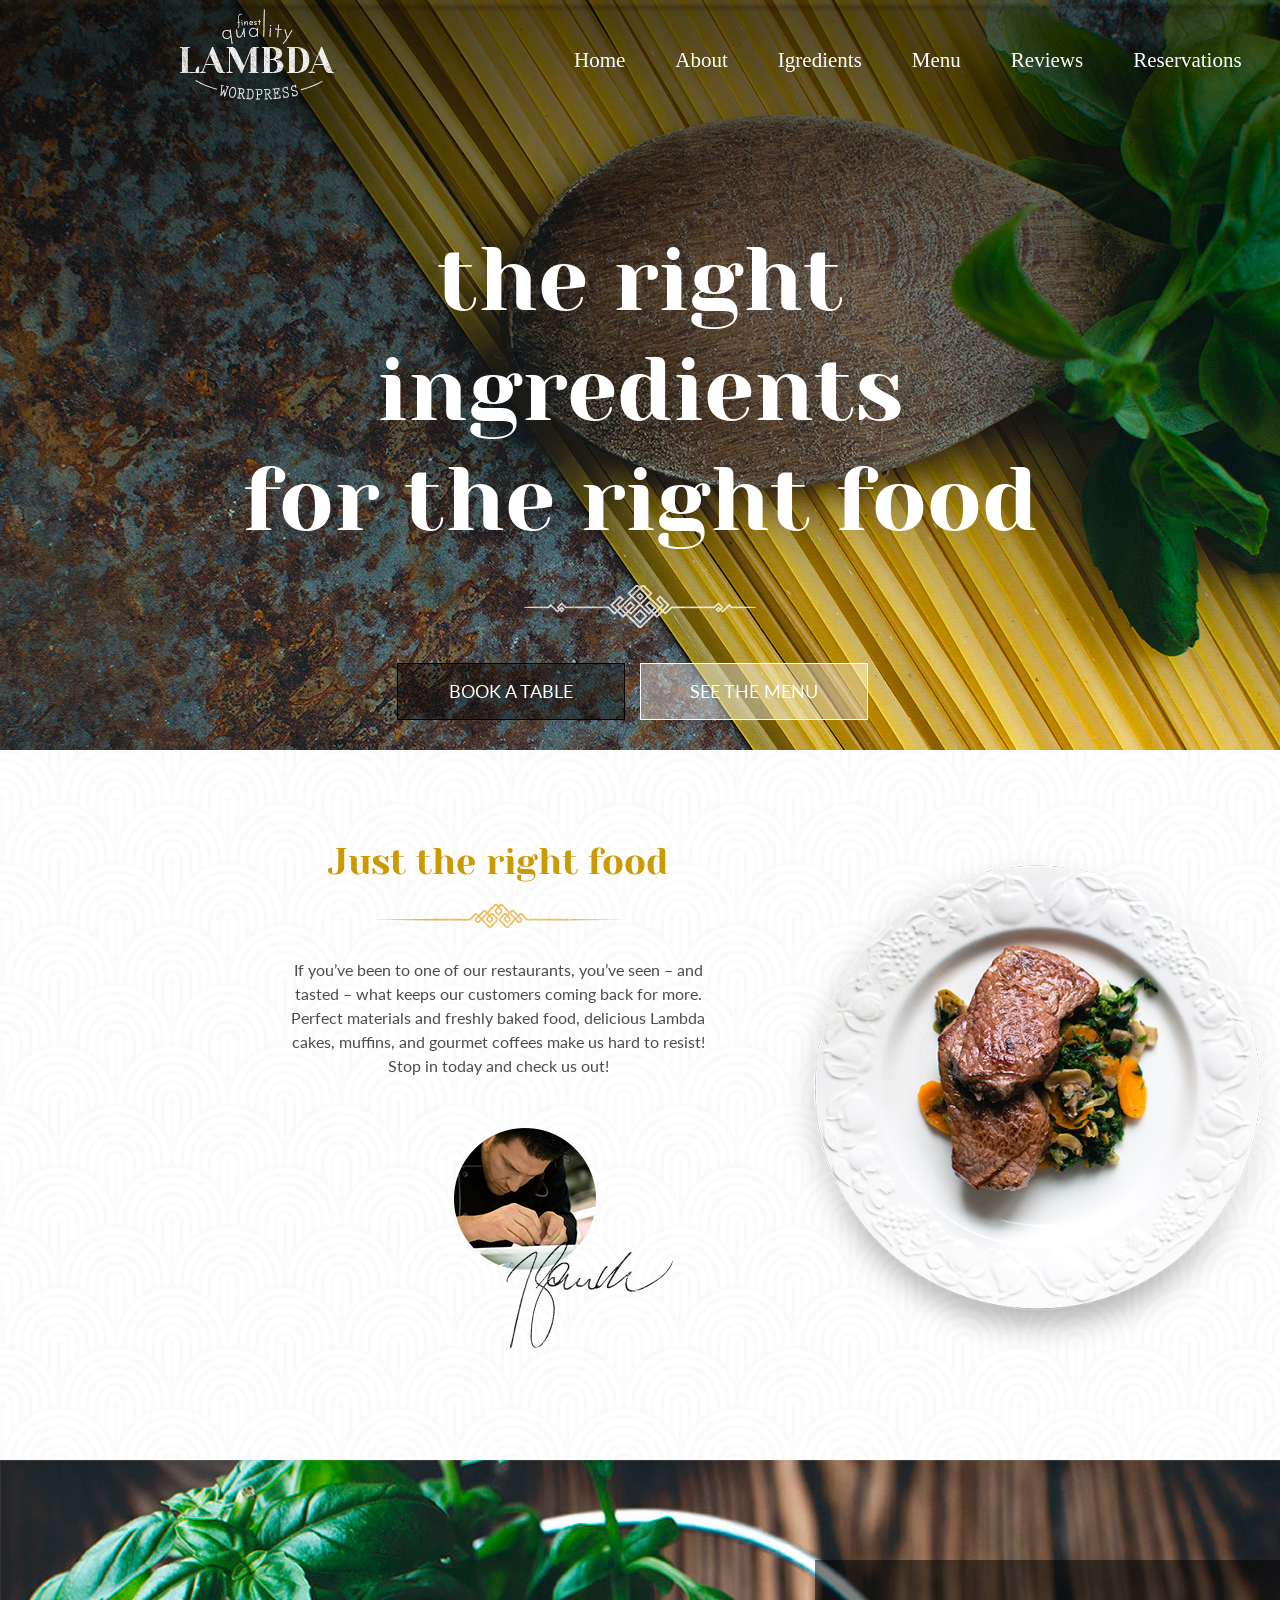
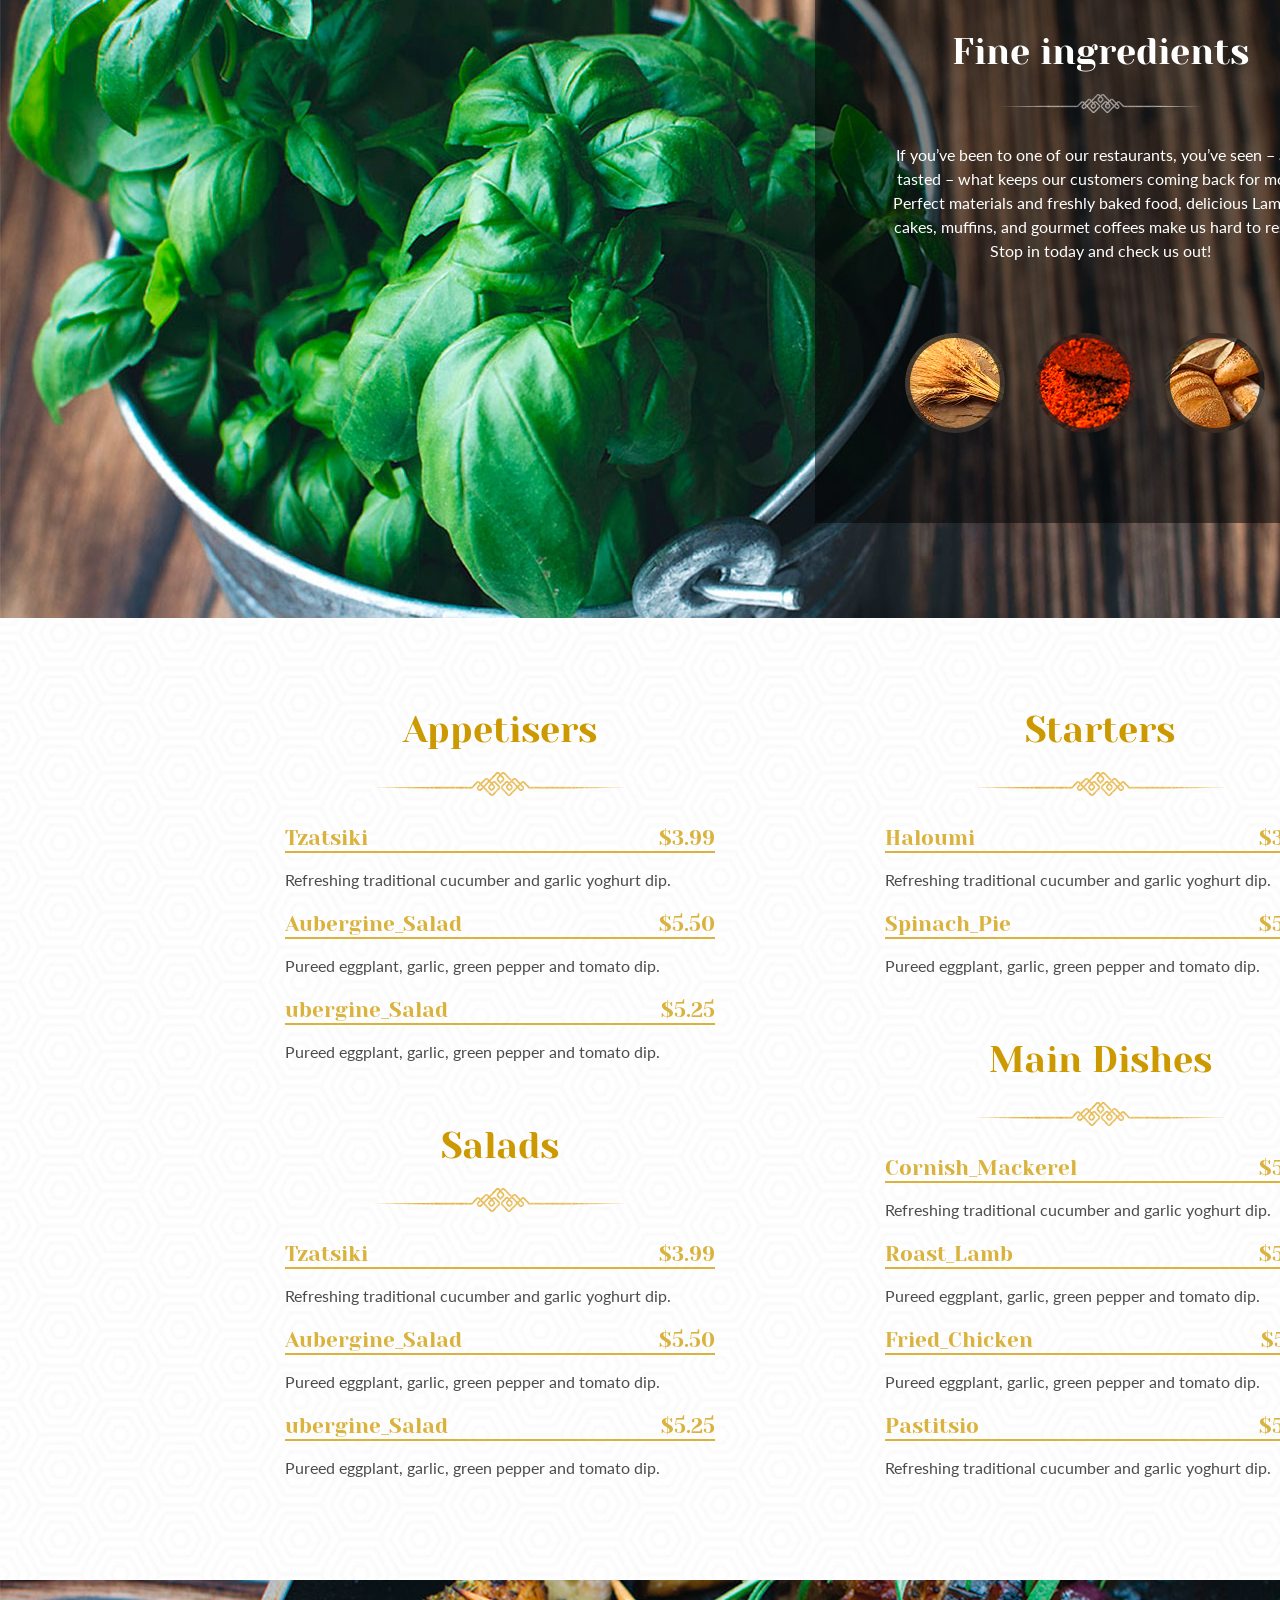
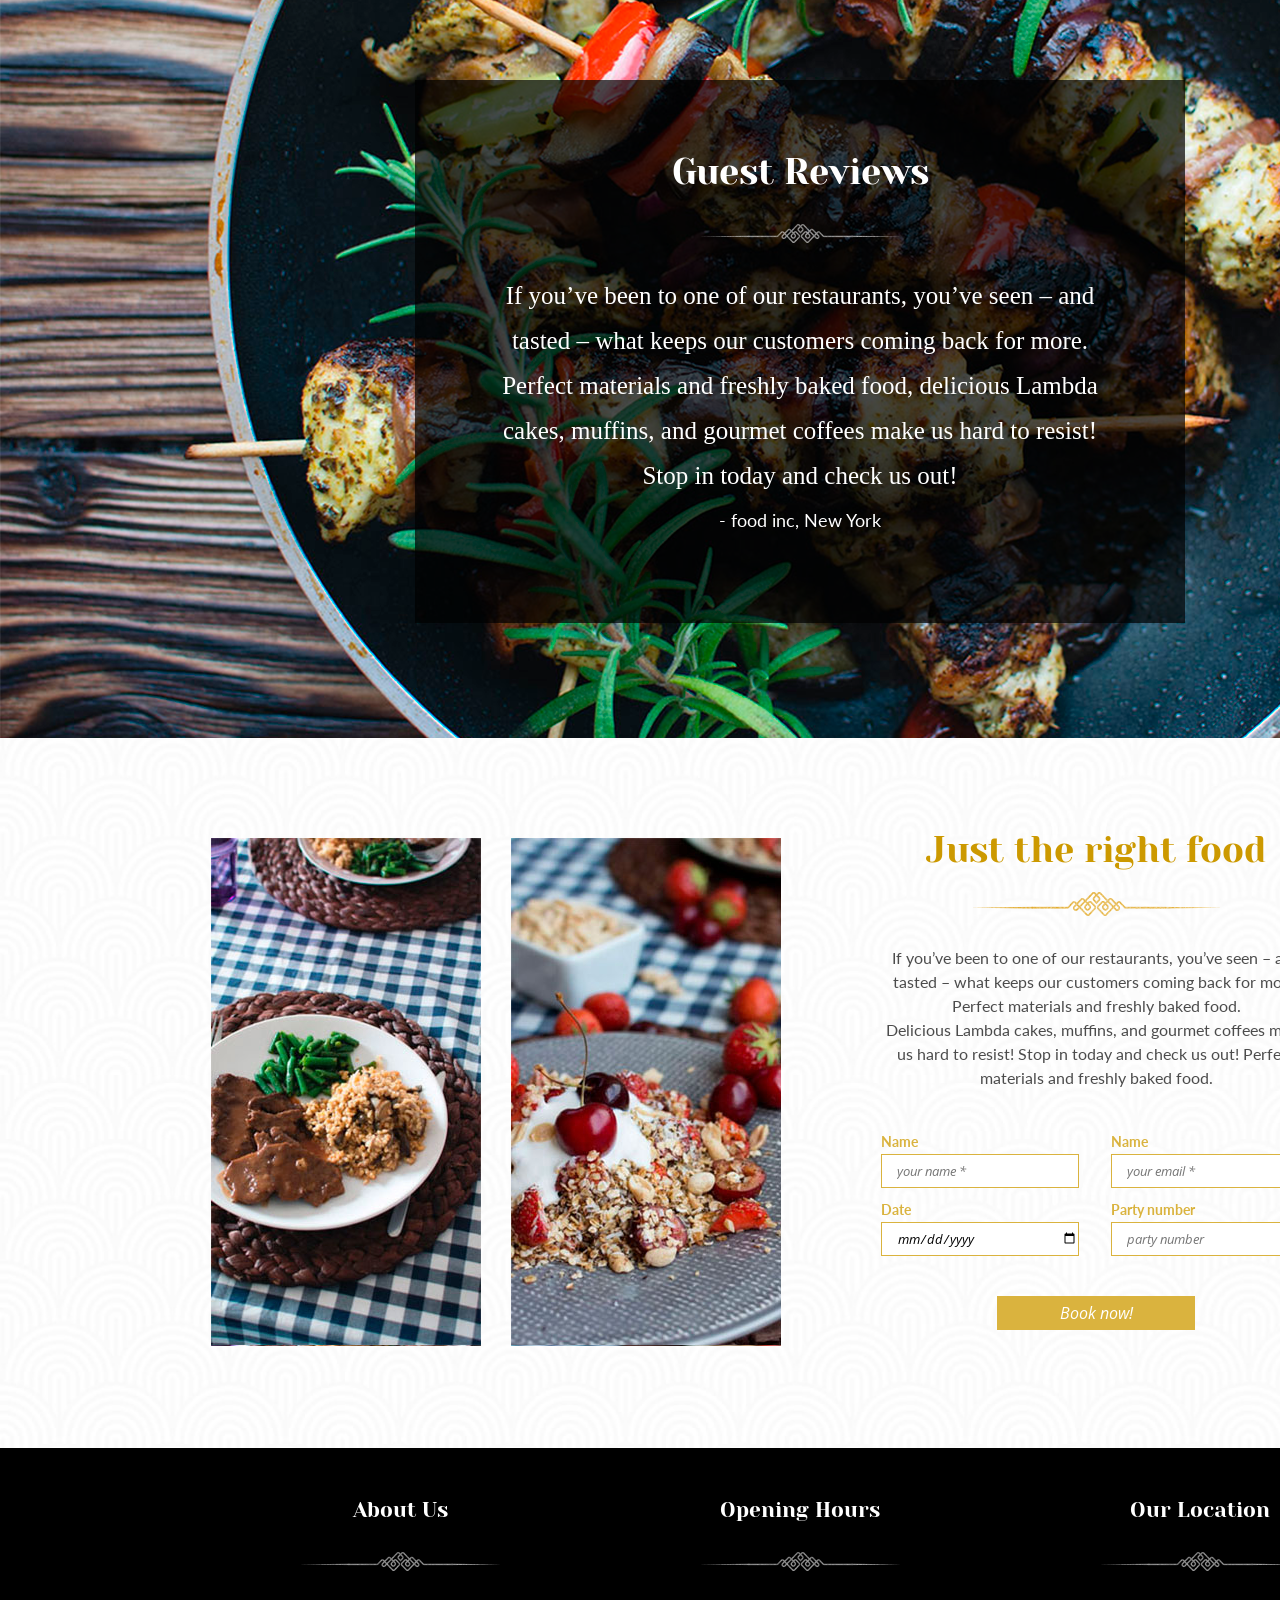
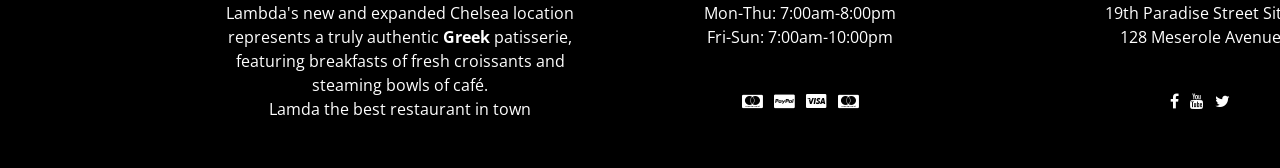
<file: sites/lambda/index.html>
<!DOCTYPE html><html lang="en"><head><meta charset="UTF-8"><title>Шаблон №4. Lambda</title><link rel="stylesheet" href="css/style.css"><link href="https://fonts.googleapis.com/css?family=Gentium+Book+Basic:700|Lato|Open+Sans:400,400i,700|Yeseva+One" rel="stylesheet"><link rel="stylesheet" href="css/font-awesome.min.css"></head><body><section class="promo"><div class="wrapper"><header><div class="logo"><a href="#"><img src="img/logo.png" alt="Логотип"></a></div><div class="navigation"><ul><li><a href="#">Home</a></li><li><a href="#">About</a></li><li><a href="#">Igredients</a></li><li><a href="#">Menu</a></li><li><a href="#">Reviews</a></li><li><a href="#">Reservations</a></li></ul></div><div class="social-icons"><ul><li><a href="#"><i class="fa fa-twitter"></i></a></li><li><a href="#"><i class="fa fa-youtube"></i></a></li><li><a href="#"><i class="fa fa-facebook"></i></a></li></ul></div></header></div><h1>the right ingredients <br>for the right food</h1><div class="decoration"></div><div class="promo-buttons"><a href="#">book a table</a><a href="#">see the menu</a></div></section><section class="about"><div class="wrapper"><div class="about-text"><h2>Just the right food</h2><div class="divider-gold"></div><p>If you’ve been to one of our restaurants, you’ve seen – and tasted – what keeps our customers coming back for more. Perfect materials and freshly baked food, delicious Lambda cakes, muffins, and gourmet coffees make us hard to resist! Stop in today and check us out!</p><div class="cook"><img src="img/about-cook.png" alt=""></div></div><div class="dish"></div></div></section><section class="ingredients"><div class="wrapper"><div class="ingredients-inner"><h2>Fine ingredients</h2><div class="divider-white"></div><p>If you’ve been to one of our restaurants, you’ve seen – and tasted – what keeps our customers coming back for more. Perfect materials and freshly baked food, delicious Lambda cakes,  muffins, and gourmet coffees make us hard to resist! Stop in today and check us out!</p><div class="ingredients-images"><div class="ingredients-image ingredients-image1"></div><div class="ingredients-image ingredients-image2"></div><div class="ingredients-image ingredients-image3"></div></div></div></div></section><section class="menu"><div class="wrapper"><div class="menu-left"><div class="menu-item"><h2>Appetisers</h2><div class="divider-gold"></div><div class="food"><div class="cost"><h3>Tzatsiki</h3><div class="price"><p>$3.99</p></div></div><div class="menu-line"></div><p>Refreshing traditional cucumber and garlic yoghurt dip.</p></div><div class="food"><div class="cost"><h3>Aubergine_Salad</h3><div class="price"><p>$5.50</p></div></div><div class="menu-line"></div><p>Pureed eggplant, garlic, green pepper and tomato dip.</p></div><div class="food"><div class="cost"><h3>ubergine_Salad</h3><div class="price"><p>$5.25</p></div></div><div class="menu-line"></div><p>Pureed eggplant, garlic, green pepper and tomato dip.</p></div></div><div class="menu-item"><h2>Salads</h2><div class="divider-gold"></div><div class="food"><div class="cost"><h3>Tzatsiki</h3><div class="price"><p>$3.99</p></div></div><div class="menu-line"></div><p>Refreshing traditional cucumber and garlic yoghurt dip.</p></div><div class="food"><div class="cost"><h3>Aubergine_Salad</h3><div class="price"><p>$5.50</p></div></div><div class="menu-line"></div><p>Pureed eggplant, garlic, green pepper and tomato dip.</p></div><div class="food"><div class="cost"><h3>ubergine_Salad</h3><div class="price"><p>$5.25</p></div></div><div class="menu-line"></div><p>Pureed eggplant, garlic, green pepper and tomato dip.</p></div></div></div><div class="menu-right"><div class="menu-item"><h2>Starters</h2><div class="divider-gold"></div><div class="food"><div class="cost"><h3>Haloumi</h3><div class="price"><p>$3.99</p></div></div><div class="menu-line"></div><p>Refreshing traditional cucumber and garlic yoghurt dip.</p></div><div class="food"><div class="cost"><h3>Spinach_Pie</h3><div class="price"><p>$5.50</p></div></div><div class="menu-line"></div><p>Pureed eggplant, garlic, green pepper and tomato dip.</p></div></div><div class="menu-item"><h2>Main Dishes</h2><div class="divider-gold"></div><div class="food"><div class="cost"><h3>Cornish_Mackerel</h3><div class="price"><p>$5.99</p></div></div><div class="menu-line"></div><p>Refreshing traditional cucumber and garlic yoghurt dip.</p></div><div class="food"><div class="cost"><h3>Roast_Lamb</h3><div class="price"><p>$5.50</p></div></div><div class="menu-line"></div><p>Pureed eggplant, garlic, green pepper and tomato dip.</p></div><div class="food"><div class="cost"><h3>Fried_Chicken</h3><div class="price"><p>$5.25</p></div></div><div class="menu-line"></div><p>Pureed eggplant, garlic, green pepper and tomato dip.</p></div><div class="food"><div class="cost"><h3>Pastitsio</h3><div class="price"><p>$5.99</p></div></div><div class="menu-line"></div><p>Refreshing traditional cucumber and garlic yoghurt dip.</p></div></div></div></div></section><section class="reviews"><div class="wrapper"><div class="reviews-inner"><h2>Guest Reviews</h2><div class="divider-white"></div><p>If you’ve been to one of our restaurants, you’ve seen – and tasted – what keeps our customers coming back for more. Perfect materials and freshly baked food, delicious Lambda cakes,  muffins, and gourmet coffees make us hard to resist! Stop in today and check us out!</p><p class="small">- food inc, New York</p></div></div></section><section class="reservation"><div class="wrapper"><div class="content"><div class="content-images"><div class="content-image content-image1"></div><div class="content-image content-image2"></div></div><div class="heading"><h2>Just the right food</h2><div class="divider-gold"></div><p>If you’ve been to one of our restaurants, you’ve seen – and tasted – what keeps our customers coming back for more. Perfect materials and freshly baked food.</p><p>Delicious Lambda cakes,  muffins, and gourmet coffees make us hard to resist! Stop in today and check us out! Perfect materials and freshly baked food.</p><div class="form"><div class="form-left"><p><label for="name">Name</label><br><input type="text" placeholder="your name *" id="name"></p><p><label for="date">Date</label><br><input type="date" placeholder="date *" id="date"></p></div><div class="form-right"><p><label for="email">Name</label><br><input type="email" placeholder="your email *" id="email"></p><p><label for="number">Party number</label><br><input type="text" placeholder="party number" id="number"></p></div><p class="submit"><input type="submit" value="Book now!"></p></div></div></div></div></section><footer><div class="wrapper"><div class="footer-left"><h3>About Us</h3><div class="divider-white"></div><p>Lambda's new and expanded Chelsea location represents a truly authentic <b>Greek</b> patisserie, featuring breakfasts of fresh croissants and steaming bowls of café. <br>Lamda the best restaurant in town</p></div><div class="footer-center"><h3>Opening Hours</h3><div class="divider-white"></div><p>Mon-Thu: 7:00am-8:00pm <br>Fri-Sun: 7:00am-10:00pm</p><div class="payment"><ul><li><a href="#"><i class="fa fa-cc-mastercard"></i></a></li><li><a href="#"><i class="fa fa-cc-paypal"></i></a></li><li><a href="#"><i class="fa fa-cc-visa"></i></a></li><li><a href="#"><i class="fa fa-cc-mastercard"></i></a></li></ul></div></div><div class="footer-right"><h3>Our Location</h3><div class="divider-white"></div><p>19th Paradise Street Sitia<br>128 Meserole Avenue</p><div class="social"><ul><li><a href="#"><i class="fa fa-facebook"></i></a></li><li><a href="#"><i class="fa fa-youtube"></i></a></li><li><a href="#"><i class="fa fa-twitter"></i></a></li></ul></div></div></div></footer></body></html>
</file>
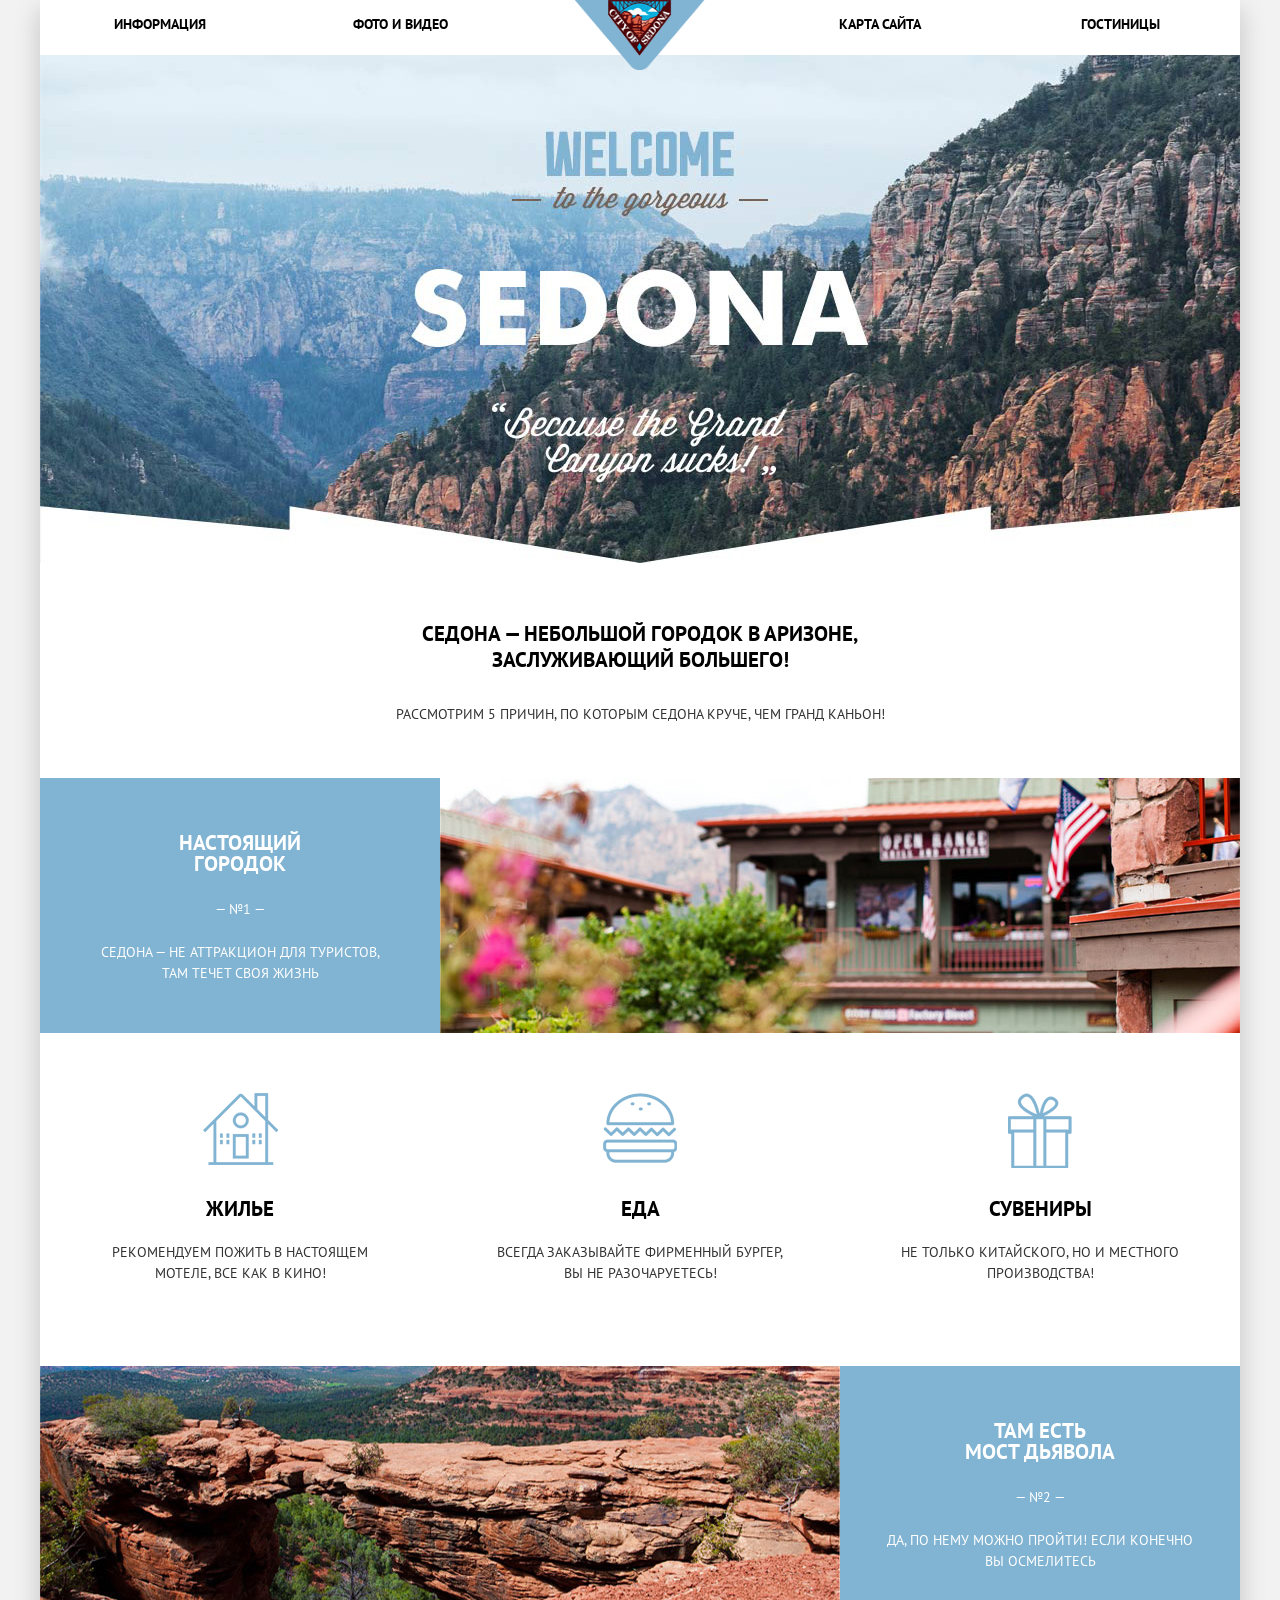
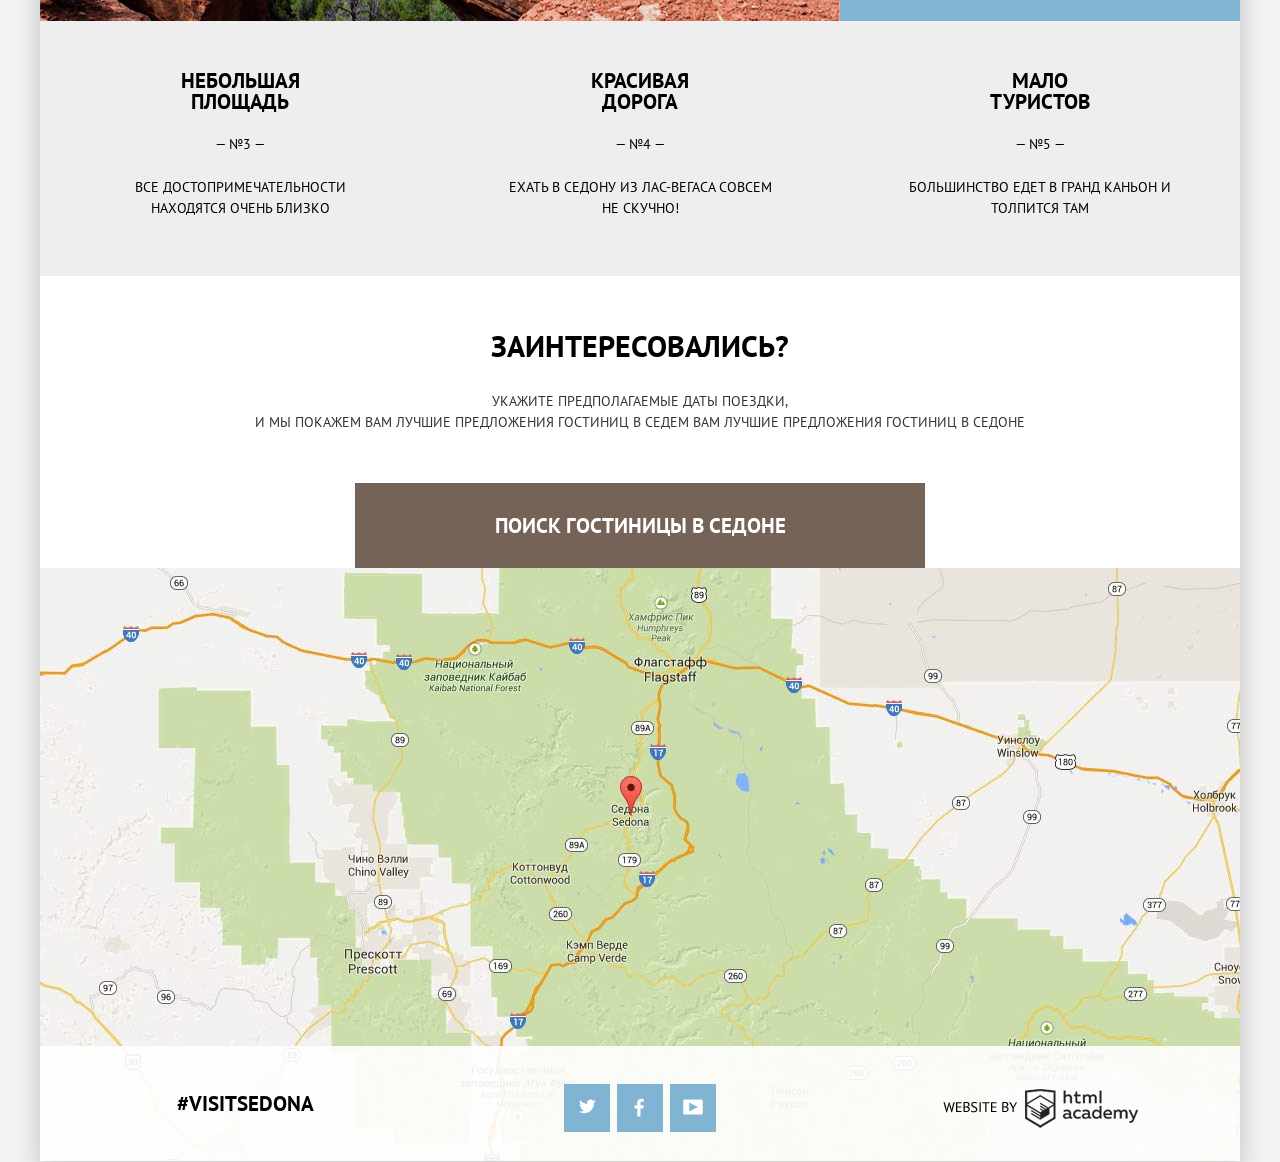
<file: sites/sedona/index.html>
<!DOCTYPE html>
<html lang="ru">
<head>
  <meta charset="utf-8">
  <title>HTML Academy: Седона</title>
  <link href="https://fonts.googleapis.com/css?family=PT+Sans" rel="stylesheet">
  <link href="css/normalize.css" rel="stylesheet">
  <link href="css/stylemin.css" rel="stylesheet">
</head>
<body>
  <div class="container">
    <header class="main-header">
      <nav>
        <ul>
          <li><a class="main-navigation" href="#">Информация</a></li>
          <li><a class="main-navigation" href="#">Фото и видео</a></li>
          <li><a class="main-navigation" href="#">Карта сайта</a></li>
          <li><a class="main-navigation" href="catalog.html">Гостиницы</a></li>
        </ul>
      </nav>
      <div>
        <a class="sedona-logo" href="index.html"><img src="img/sedona-logo.png" width="130" height="70" alt="sedona"></a>
      </div>
    </header>
    <main>
      <div class="main-image"></div>
      <div class="sedona-5-reasons">
        <h1>СЕДОНА — НЕБОЛЬШОЙ ГОРОДОК В АРИЗОНЕ, <br> ЗАСЛУЖИВАЮЩИЙ БОЛЬШЕГО! </h1>
        <p>Рассмотрим 5 причин, по которым Седона круче, чем гранд каньон!</p>
      </div>
      <div class="features-blue-1">
        <div class="features-blue-item">
          <h2>НАСТОЯЩИЙ<br>ГОРОДОК</h2>
          <p>— №1 —</p>
          <p>СЕДОНА — НЕ АТТРАКЦИОН ДЛЯ ТУРИСТОВ,<br> ТАМ ТЕЧЕТ СВОЯ ЖИЗНЬ</p>
        </div>
        <div class="features-blue-photo"></div>
      </div>
      <div class="features-white">
        <div class="features-white-item">
          <div class="features-white-house-icon"></div>
          <h2>ЖИЛЬЕ</h2>
          <p>Рекомендуем пожить в настоящем<br> мотеле, все как в кино!</p>
        </div>
        <div class="features-white-item">
          <div class="features-white-burger-icon"></div>
          <h2>ЕДА</h2>
          <p>Всегда заказывайте ФИРМЕННЫЙ БУРГЕР,<br>Вы НЕ разочаруетесь!</p>
        </div>
        <div class="features-white-item clearfix">
          <div class="features-white-present-icon"></div>
          <h2>СУВЕНИРЫ</h2>
          <p>Не только китайского, но и местного<br> производства!</p>
        </div>
      </div>
      <div class="features-blue-2">
        <div class="features-blue-photo"></div>
        <div class="features-blue-item ">
          <h2>ТАМ ЕСТЬ<br>МОСТ ДЬЯВОЛА</h2>
          <p>— №2 —</p>
          <p>ДА, ПО НЕМУ МОЖНО ПРОЙТИ! ЕСЛИ КОНЕЧНО ВЫ ОСМЕЛИТЕСЬ</p>
        </div>
      </div>
      <div class="features-gray">
        <div class="features-gray-item">
          <h2>НЕБОЛЬШАЯ<br>ПЛОЩАДЬ</h2>
          <p>— №3 —</p>
          <p>ВСЕ достопримечательности<br>находятся очень близко</p>
        </div>
        <div class="features-gray-item">
          <h2>КРАСИВАЯ<br>ДОРОГА</h2>
          <p>— №4 —</p>
          <p>ЕХАТЬ В СЕДОНУ ИЗ ЛАС-ВЕГАСА совсем<br>НЕ СКУЧНО!</p>
        </div>
        <div class="features-gray-item">
          <h2>МАЛО<br>ТУРИСТОВ</h2>
          <p>— №5 —</p>
          <p>Большинство едет в гранд каньон и<br> толпится там</p>
        </div>
      </div>
      <div class="form">
        <div class="form-header">
          <h2>Заинтересовались?</h2>
          <p>Укажите предполагаемые даты поездки,<br>и мы покажем вам лучшие предложения гостиниц в седем вам лучшие предложения гостиниц в седоне</p>
        </div>
        <div class="form-box">
          <a href="form.html" class="form-box-search">ПОИСК ГОСТИНИЦЫ В СЕДОНЕ</a>
          <div class="form-box-form">
            <form action="#" method="post">
              <div class="form-box-item">
                <a class="calendar"></a>
                <label for="datestart">Дата заезда:</label>
                <div class="form-box-item-icon">
                  <input type="text" name="datestart" placeholder="24 апреля 2016" id="datestart" required>
                </div>
              </div>
              <div class="form-box-item">
                <a class="calendar"></a>
                <label for="datefinish">Дата выезда:</label>
                <div class="form-box-item-icon">
                  <input type="text" name="datefinish" placeholder="4 июля 2016" id="datefinish" required>
                </div>
              </div>
              <div class="form-box-item-50">
                <label class="adult" for="adult">Взрослые:</label>
                <div class="form-box-item-50-btns">
                  <button class="minus"></button>
                  <input type="text" placeholder="2" id="adult">
                  <button class="plus"></button>
                </div>
              </div>
              <div class="form-box-item-50">
                <label class="kids" for="kids">Дети:</label>
                <div class="form-box-item-50-btns">
                  <button class="minus"></button>
                  <input type="text" placeholder="0" id="kids">
                  <button class="plus"></button>
                </div>
              </div>
              <button type="submit">НАЙТИ</button>
            </form>
          </div>
        </div>
      </div>
      <div class="map">
        <iframe src="https://www.google.com/maps/embed?pb=!1m18!1m12!1m3!1d1994983.5168335242!2d-112.68698703370403!3d34.79304166980585!2m3!1f0!2f0!3f0!3m2!1i1024!2i768!4f13.1!3m3!1m2!1s0x872da132f942b00d%3A0x5548c523fa6c8efd!2sSedona%2C+AZ+86336%2C+USA!5e0!3m2!1sen!2sil!4v1472452255280"
            width="1200" height="590" frameborder="0" style="border:0" allowfullscreen></iframe>
      </div>
    </main>
    <footer class="main-footer">
      <div class="footer-hashtag">
        <a href="#">#VISITSEDONA</a>
      </div>
      <div class="footer-social">
        <div class="social-btn">
          <div class="social-btn-tw">
            <a href="#"></a>
          </div>
        </div>
        <div class="social-btn">
          <div class="social-btn-fb">
            <a href="#"></a>
          </div>
        </div>
        <div class="social-btn">
          <div class="social-btn-ytb">
            <a href="#"></a>
          </div>
        </div>
      </div>
      <div class="footer-copyright">
        <a href="https://htmlacademy.ru"></a>
      </div>
    </footer>
  </div>
  <script src="js/scriptmin.js"></script>
</body>
</html>
</file>
<file: sites/amazing/css/style.css>
* {
  padding: 0;
  margin: 0;
}

body {
  font-family: 'Fira Sans', sans-serif;
  font-size: 14px;
  color: #919191;
}

main {
  width: 1600px;
  overflow: hidden;
  margin: auto;
}

h1 {
  font-size: 72px;
  font-family: 'Fira Sans', sans-serif;
  font-weight: 300;
  color: #000;
  letter-spacing: -2px;
}

h2 {
  font-size: 30px;
  color: #000;
  line-height: 45px;
  margin-top: 10px;
  font-family: 'Fira Sans', sans-serif;
  font-weight: 300;
  letter-spacing: -0.5px;
}

h3 {
  font-size: 24px;
  color: #666;
  text-transform: uppercase;
}

h4 {
  font-size: 18px;
  color: #fff;
}

p.large {
font-size: 36px;
color: #666666;
padding-top: 29px;
font-weight: 300;
letter-spacing: -1px;
line-height: 43px;
}

header {
  height: 900px;
  background-image: url(..//img/hero-bg.jpg);
}

header .logo {
  padding: 88px 0 0 210px;
  float: left;
}

header .menu {
  padding: 107px 235px 0 0;
  float: right;
  width: 31px;
  height: 43px;
  text-align: center;
}

header .menu img {
  display: block;
  margin: auto;
}

header .menu a {
  font-size: 12px;
  color: #000;
  text-transform: uppercase;
  text-decoration: none;
}

header .menu span {
  display: block;
  margin-top: 11px;
}

.clearfix {
  clear: both;
}

header .h1 {
  float: left;
  padding: 180px 0 0 210px;
}

header h2 {
  float: left;
}

h2 span {
  font-weight: 900;
}

.about {
  height: 500px;
}

.about .left-column {
  width: 50%;
  height: 500px;
  float: left;
  background-image: url(../img/about-left-column.jpg);
}

.about .right-column {
  width: 50%;
  height: 500px;
  float: right;
  padding: 108px 0 0 57px;
  box-sizing: border-box;
}

.gallery {
  height: 1030px;
}

.gallery-top {
  height: 520px;
}

.thumbnail {
  width: 25%;
  height: inherit;
  float: left;
}

.thumbnail:nth-child(1) {
  background-image: url(../img/gallery-thumbnails1.jpg);
  background-position: 0 -91px;
}

.thumbnail:nth-child(2) {
  background-image: url(../img/gallery-thumbnails2.jpg);
  background-position: -69px -42px;
}

.thumbnail:nth-child(3) {
  background-image: url(../img/gallery-thumbnails3.jpg);
  background-position: -12px -10px;
}

.thumbnail:nth-child(4) {
  background-image: url(../img/gallery-thumbnails4.jpg);
  background-position: 400px -11px;
}

.gallery-bottom {
  height: 510px;
  background-color: #3f729b;
}

.gallery-bottom h3,
.gallery-bottom .large,
.gallery-bottom a {
  color: #fff;
}

.gallery-bottom .instagramm {
  padding-left: 211px;
  padding-top: 114px;
  float: left;
  width: 50%;
  box-sizing: border-box;
}

.gallery-bottom .large {
  font-family: 'Fira Sans', sans-serif;
  font-weight: 300;
}

.btn {
    text-transform: uppercase;
    display: inline-block;
    padding: 20px 20px 16px;
    border: 1px solid #fff;
    border-radius: 25px;
    text-decoration: none;
    margin-top: 33px;
    font-size: 18px;
    line-height: 18px;
    letter-spacing: 3px;
}

.gallery-bottom .thumbnail {
  background-image: url(../img/gallery-thumbnails5.jpg);
  background-position: 425px -9px;
}
.music{
  height: 1420px;
}
.music .left{
  width: 400px;
  height: 900px;
  float: left;
  background-color: #282b2f;
}
.music .right{
  width: 1200px;
  height: 900px;
  float: right;
  background-image: url(../img/music_photo.jpg);
  background-position: right 0;
}
.video-title{
  width: 400px;
  height: 500px;
  background-color: #212227;
  box-sizing: border-box;
  padding-top: 140px;
  padding-left: 60px;
  color: #fff;
  line-height: 21px;
}
.video-title h3,
.video-title h4,
.video-title .btn{
  color: #2ebd59;
}
.video-title h4 {
    padding-top: 12px;
    padding-bottom: 32px;
    font-weight: 300;
    text-transform: uppercase;
}
.video-title .btn{
  margin-top: 50px;
  border-color: #2ebd59;
  letter-spacing: 0;
}
.spotify,
.itunes{
  height: 520px;
  float: left;
  padding-top: 135px;
  box-sizing: border-box;
  width: 50%;
}
.spotify{
  background-color: #2ebd59;
  padding-left: 210px;
}
.itunes{
  background-color: #282b2f;
  padding-left: 60px;
}
.spotify h3,
.spotify .large,
.spotify .btn,
.itunes h3,
.itunes .large,
.itunes .btn{
  color: #fff;
  border-collapse: #fff;
}

footer{
  height: 605px;
  background-color: #212227;
  padding-top: 92px;
  padding-left: 210px;
  box-sizing: border-box;
}
.footer-left{
  width: 282px;
  height: inherit;
  margin-right: 120px;
  float: left;
}
.footer-center{
  width: 180px;
  height: inherit;
  margin-right: 120px;
  float: left;
}
.footer-right{
  width: 480px;
  height: inherit;
  float: left;
}
footer h4{
  padding-bottom: 23px;
  text-transform: uppercase;
}
footer p{
  padding-bottom: 10px;
  line-height: 21px;
}
footer input{
  height: 60px;
  width: 100%;
  padding-left: 20px;
  box-sizing: border-box;
  background-color: #4d4e52;
  color: #919191;
  border: none;
}

.footer-right a{
  display: inline-block;
  height: 80px;
  width: 80px;
  border: 1px solid #fff;
  line-height: 80px;
  text-align: center;
  color: #fff;
  text-transform: uppercase;
  margin-right: 20px;
  text-decoration: none;
}
.subscribe{
  margin-bottom: 80px;
}
footer ul{
  list-style: none;
}
footer li{
  line-height: 24px;
}
footer li:before{
  content: "";
  display: inline-block;
  width: 14px;
  height: 16px;
  background-image: url(../img/social-sprite.png);
  margin-right: 15px;
  overflow: hidden;
  cursor: pointer;
}
footer li:nth-child(1)::before{
  background-position: 0 0;
}
footer li:nth-child(2)::before{
  background-position: 0 -21.25px;
}
footer li:nth-child(3)::before{
  background-position: 0 -46.25px;
}
footer li:nth-child(4)::before{
  background-position: 0 -69.25;
}
</file>
<file: sites/bradly/css/style.css>
* {
  padding: 0;
  margin: 0;
}

body {
  font-family: 'Open Sans', sans-serif;
  font-size: 18px;
  color: #333;
}

main {
  width: 1920px;
  margin: auto;
}

.slider,
.slider {
  height: 932px;
  background-image: url(../img/slider-bg.jpg);
  padding: 27px 375px 0;
  box-sizing: border-box;
}

.logo {
  float: left;
}

.logo a {
  font-family: "BebasNeue";
  color: #dc0000;
  font-size: 48px;
  text-decoration: none;
  line-height: 34px;
  letter-spacing: 1px;
}

.logo a span {
  font-size: 36px;
}

.menu {
  float: right;
}

.menu ul {
  list-style: none;
}

.menu li {
  float: left;
  padding-left: 75px;
  padding-top: 6px;
  line-height: 19px;
}

.menu a {
  text-decoration: none;
  color: #fff;
  line-height: 19px;
}

.slider-inner {
  width: 100%;
  float: left;
  padding-top: 246px;
  text-align: center;
}

.seasons p {
  font-size: 30px;
  text-transform: uppercase;
  line-height: 19px;
  color: #fff;
  font-weight: 400;
  letter-spacing: 8px;
  margin-bottom: 38px;
}

h1 {
  font-family: 'Lato', sans-serif;
  font-size: 60px;
  color: #fff;
  letter-spacing: -1px;
  font-weight: 900;
  margin-bottom: 27px;
}

.slogan p {
  font-size: 30px;
  color: #fff;
  font-weight: 300;
  text-transform: uppercase;
  margin-bottom: 66px;
}

.slider-inner .btn {
  text-transform: uppercase;
  color: #fff;
  text-align: center;
  padding: 17px 48px;
  border: 2px solid #fff;
  border-radius: 2px;
  text-decoration: none;
  font-family: 'Lato', sans-serif;
  font-weight: 900;
}

.slider-radio {
  float: left;
  width: 100%;
  margin: auto;
}

.slider-radio ul {
  height: auto;
  text-align: center;
}

.slider-radio li {
  list-style: none;
  display: inline-block;
  padding-left: 6px;
  margin-top: 259px;
}

.slider-radio li:first-child {
  padding: 0;
}

.slider-radio a {
  display: block;
  width: 12px;
  height: 12px;
  border-radius: 50%;
  background-color: #fff;
}

.slider-radio li.active a {
  background-color: transparent;
  border: 2px solid #fff;
}


/*---------------------------products---------------------------*/

.products,
.trending,
.blog,
.subscribe {
  padding: 30px 375px;
  box-sizing: border-box;
  overflow: hidden;
}

.red-line {
  width: 113px;
  height: 3px;
  background-color: #dc0000;
  margin: 30px auto;
}

h2 {
  font-weight: 300;
  font-style: italic;
  text-align: center;
  font-size: 40px;
}

.product-small {
  margin-top: 60px;
  margin-bottom: 30px;
}

.product-small-item {
  width: 370px;
  height: 418px;
}

.product-small-item .item1,
.product-small-item .item2,
.product-small-item .item3 {
  height: 100%;
  padding-top: 30px;
  box-sizing: border-box;
}

.product-small-item .item1 {
  background-image: url(../img/latest-men.jpg);
}

.product-small-item .item2 {
  background-image: url(../img/latest-women.jpg);
}

.product-small-item .item3 {
  background-image: url(../img/latest-watches.jpg);
}

.product-small-item .item1::after,
.product-small-item .item2::after,
.product-small-item .item3::after {
  display: block;
  position: relative;
  width: 300px;
  height: 360px;
  margin: auto;
  border: 3px solid #fff;
  line-height: 360px;
  color: #fff;
  font-weight: 300;
  font-style: italic;
  text-align: center;
  font-size: 40px;
  z-index: 10;
}

.product-small-item .item1::after {
  content: "Men";
}

.product-small-item .item2::after {
  content: "Women";
}

.product-small-item .item3::after {
  content: "Watches";
}

.product-small-item,
.product-big-item {
  display: inline-block;
  padding-right: 25px;
}

.product-small-item:last-child,
.product-big-item:last-child {
  padding: 0;
}

.overlay {
  width: 370px;
  height: 418px;
  position: absolute;
  background-color: rgba(34, 37, 51, 0.50);
}

.frame {
  border: 3px solid #fff;
  width: 309px;
  height: 349px;
  margin: 30px;
  position: absolute;
}

.frame p {
  text-align: center;
  line-height: 349px;
  color: #fff;
  font-weight: 300;
  font-style: italic;
  text-align: center;
  font-size: 40px;
}

.big-frame {
  position: absolute;
  display: inline-block;
  margin: auto;
  width: 570px;
  height: 418px;
  text-align: center;
  margin: auto;
  padding-top: 116px;
  box-sizing: border-box;
  background-color: rgba(34, 37, 51, 0.70);
}

.border {
  margin: auto;
  width: 192px;
  border-top: 1px solid #fff;
}

.big-frame p {
  font-size: 45px;
  font-family: 'Lato', sans-serif;
  color: #fff;
  font-weight: 900;
}


/*----------------------------------------trending----------------------------------------*/

.trending {
  height: 918px;
  background-image: url(../img/trending-bg.jpg);
}

.trending-item {
  height: 570px;
  padding-top: 30px;
}

.trending-img {
  width: 50%;
  height: inherit;
  background-image: url(../img/trending-item.jpg);
  float: left;
}

.trending-description {
  width: 50%;
  height: inherit;
  float: left;
  padding-left: 30px;
  box-sizing: border-box;
}

h3 {
  font-size: 30px;
  color: #dc0000;
  text-transform: uppercase;
}

.trending-item p {
  color: #777777;
  letter-spacing: 2px;
  margin-bottom: 20px;
  line-height: 25px;
}

.trending-item h4 {
  color: #777777;
  font-size: 18px;
  letter-spacing: 2px;
  text-transform: uppercase;
}

.sizes {
  margin-top: 65px;
}

.sizes button,
.buttons button {
  display: inline-block;
  text-align: center;
  line-height: 49px;
  text-transform: uppercase;
  margin-right: 30px;
  text-decoration: none;
  font-weight: bold;
}

.sizes button {
  width: 68px;
  border-top: 1px solid #333;
  border-bottom: 1px solid #333;
  border-left: 1px solid #b1b1b1;
  border-right: 1px solid #b1b1b1;
}

.buttons button {
  width: 174px;
  border: 1px solid #333;
  margin-top: 30px;
}

.sizes button:hover,
.buttons button:hover {
  border: 1px solid #333;
  background-color: #333;
  color: #fff;
  cursor: pointer;
}

.trending .slider-radio li {
  margin-top: 40px;
}

.trending .slider-radio a {
  background-color: #b1b1b1;
}

.trending .slider-radio li.active a {
  border: 2px solid #dc0000;
}


/*-------------------------------------------------blog-------------------------------------------------*/

.blog-item {
  width: 570px;
  padding-right: 30px;
  float: left;
  margin-bottom: 30px;
}

.blog-item:last-child {
  padding-right: 0;
}

p.small {
  font-size: 16px;
  font-family: 'Lato', sans-serif;
  font-weight: 400;
  padding-top: 30px;
}

.blog-divider {
  height: 1px;
  margin: 30px 0;
  background-color: #ecf0f1;
}

.blog a {
  display: inline-block;
  width: 174px;
  height: 49px;
  color: #333;
  text-align: center;
  line-height: 49px;
  border: 1px solid #333;
  margin-right: 30px;
  text-decoration: none;
  font-weight: bold;
  margin-top: 30px;
  text-transform: uppercase;
}

.blog a:hover {
  color: #fff;
  background-color: #333;
}


/*----------------------------------------subscribe----------------------------------------*/

.subscribe {
  height: 250px;
  padding: 60px 375px;
  background-image: url(../img/subscribe-bg.jpg);
}

.subscribe p {
  font-weight: 300;
  text-transform: uppercase;
  color: #fff;
}

.form {
  margin-top: 30px;
}

input[type=mail] {
  width: 769px;
  height: 49px;
  background-color: transparent;
  border: 2px solid #fff;
  text-transform: uppercase;
  font-weight: 300;
  padding-left: 50px;
  color: #fff;
}
input[type=submit] {
  height: 53px;
  color: #000;
  text-transform: uppercase;
  text-align: center;
  padding: 10px 60px;
  border: none;
  background-color: #fff;
  margin-left: 130px;
  font-weight: bold;
}


/*------------------------------------footer------------------------------------*/

footer {
  height: 160px;
  line-height: 160px;
  text-align: center;
}
footer .fa-heart{
  color: #dc0000;
}
</file>
<file: sites/bradly/css/fonts.css>
@font-face {
    font-family: "BebasNeue";
    src: url("../fonts/bebas/BebasNeue.otf");
}
</file>
<file: sites/foinni/css/style.css>
/*
font-family: 'Roboto', sans-serif;
font-family: 'Exo', sans-serif;
font-family: 'Pacifico', cursive;
*/

* {
  margin: 0;
  padding: 0;
}

body {
  font-family: 'Roboto', sans-serif;
  font-weight: 100;
  font-size: 14px;
  color: #8f8e91;
  line-height: 30px;
}

h1 {
  font-size: 48px;
  line-height: 36px;
}

h2 {
  font-size: 30px;
  font-weight: 500;
  line-height: 36px;
  color: #454546;
  margin-bottom: 42px;
  text-align: center;
}

h3 {
  font-size: 18px;
  color: #fff;
  margin-bottom: 20px;
}

nav,
ul {
  list-style: none;
}

.btn-green {
  font-size: 18px;
  line-height: 36px;
  padding: 20px 42px;
  background-color: #1dde85;
  color: #fff;
  text-transform: uppercase;
  text-decoration: none;
}

section {
  margin: auto;
  margin-top: 120px;
  width: 1170px;
  overflow: hidden;
  text-align: center;
  box-sizing: border-box;
}

.clearfix {
  clear: both;
}


/*----------------header------------------------*/

header {
  width: 1600px;
  height: 802px;
  margin: auto;
  background: #000 url(../img/slider-bg.png);
  padding-left: 245px;
  padding-right: 245px;
  box-sizing: border-box;
}

.logo {
  font-size: 40px;
  color: #fff;
  padding-top: 45px;
  padding-left: 2px;
  float: left;
}

.logo span {
  font-family: 'Pacifico', cursive;
  color: #1dde85;
}

nav {
  padding-top: 43px;
  margin-left: 517px;
}

nav li {
  float: left;
  padding-left: 44px;
}

nav a {
  font-weight: 300;
  color: #fff;
  text-transform: uppercase;
  font-size: 14px;
  line-height: 36px;
  text-decoration: none;
}

nav li:hover a,
nav li.active a,
h1 span,
span,
.works li:hover a,
.works li.active a {
  color: #1dde85;
}

nav li:hover a,
nav li.active a,
.gallery-menu li:hover a,
.gallery-menu li.active a {
  border-bottom: 2px solid #1dde85;
  padding-bottom: 15px;
}

.slider-line {
  height: 1px;
  width: 1600px;
  margin: auto;
  background-color: #4b4b4c;
  position: relative;
  top: 119px;
  z-index: 100;
}

h1,
.slogan {
  color: #fff;
  text-align: center;
}

h1 {
  margin-top: 300px;
  margin-bottom: 44px;
}

h1 span {
  font-family: 'Exo', sans-serif;
  font-weight: 900;
}

.slogan {
  font-size: 18px;
  line-height: 36px;
  font-weight: 500;
}

.fz18 {
  font-size: 18px;
}


/*----------------services------------------------*/

.my-services {
  overflow: hidden;
  margin: 80px 0 48px;
}

.my-services:last-child {
  margin: 0;
}

.my-service {
  width: 356px;
  height: 248px;
  float: left;
  margin-right: 34px;
  border: 1px solid #c3c1bf;
  padding-top: 35px;
  box-sizing: border-box;
}

.my-service:hover {
  border: 2px solid #1dde85;
}

.my-service:last-child {
  margin-right: 0;
}

.services .fa,
.large {
  font-size: 24px;
  color: #454546;
  font-weight: 500;
  line-height: 45px;
}


/*--------------------------teams--------------------------*/

.team {
  width: 269px;
  height: 355px;
  float: left;
  padding-right: 31px;
  overflow: hidden;
  background-repeat: no-repeat;
  position: relative;
}

.team::before {
  content: "";
  display: block;
  position: absolute;
  bottom: 0;
  width: 269px;
  height: 70px;
  background-color: #454546;
  opacity: 0.9;
}

.team-description {
  position: absolute;
  bottom: 0;
  width: 269px;
  height: 70px;
  color: #fff;
}

.team-description p:first-child {
  font-size: 18px;
  font-weight: 500;
  padding-top: 10px;
}

.team:last-child {
  padding-right: 0;
}

.team1 {
  background-image: url(../img/boxes-img-1.jpg);
}

.team2 {
  background-image: url(../img/boxes-img-2.jpg);
}

.team3 {
  background-image: url(../img/boxes-img-3.jpg);
}

.team4 {
  background-image: url(../img/boxes-img-4.jpg);
}


/*--------------------------works--------------------------*/

.gallery-menu {
  text-align: center;
}

.gallery-menu li {
  display: inline;
  padding-left: 36px;
}

.gallery-menu li a {
  font-size: 18px;
  font-weight: 500;
  color: #434243;
  text-decoration: none;
}

.gallery-menu li a:hover,
.gallery-menu li.active a:hover {}

.works-row {
  height: 390px;
  margin-top: 50px;
}

.work {
  float: left;
  width: 390px;
  height: inherit;
}

.work1 {
  background-image: url(../img/work-img-6.jpg);
}

.work2 {
  background-image: url(../img/work-img-7.jpg);
}

.work3 {
  background-image: url(../img/work-img-8.jpg);
}

.work4 {
  background-image: url(../img/work-img-9.jpg);
}

.work5 {
  background-image: url(../img/work-img-10.jpg);
}

.work6 {
  background-image: url(../img/work-img-11.jpg);
}

.btn {
  margin-top: 46px;
}


/*---------------plans-------------------*/

.plans {
  overflow: hidden;
}

.plan {
  width: 270px;
  height: 420px;
  margin-right: 22px;
  float: left;
}

.plan:last-child {
  padding-right: 0;
}

.price {
  border: 1px solid #8f8e91;
  width: 100%;
  padding: 10px 0;
  font-size: 36px;
  font-weight: 500;
  margin: 30px 0;
}
.plan:hover .price,
.plan:hover .order{
  border: 1px solid #1dde85;
  background-color: #1dde85;
  color: #fff;
}

.price span,
.price sup {
  font-weight: 400;
  font-size: 24px;
  color: #8f8e91;
}

.order {
  display: inline-block;
  border: 1px solid #8f8e91;
  width: 45%;
  padding: 10px 0;
  color: #8f8e91;
  text-decoration: none;
  text-transform: capitalize;
  margin-top: 50px;
}


/*---------------------form---------------------*/

.form {
  width: 1600px;
  height: 500px;
  margin: auto;
  text-align: center;
  margin-top: 120px;
  background: #000 url(../img/contacts-bg.png) 0 -450px no-repeat;
  padding: 40px 352px 0 354px;
  box-sizing: border-box;
}

.form h2 {
  color: #fff;
  text-transform: uppercase;
}

.form input {
  width: 427px;
  height: 50px;
  margin-right: 30px;
  background-color: transparent;
  border: 1px solid rgba(162, 161, 160, 0.7);
  font-style: italic;
  padding-left: 20px;
  box-sizing: border-box;
}

.form input:last-child {
  margin-right: 0;
}

.form textarea {
  width: 100%;
  height: 150px;
  background-color: transparent;
  border: 1px solid rgba(162, 161, 160, 0.7);
  font-style: italic;
  padding: 20px;
  box-sizing: border-box;
  margin-top: 30px;
}


/*------------footer------------*/

footer {
  width: 1600px;
  height: 400px;
  margin: auto;
  background: #000;
  padding: 40px 245px 0;
  box-sizing: border-box;
  color: #8f8e91;
}

.about,
.links,
.social {
  width: 355px;
  height: 250px;
  float: left;
  margin-right: 20px;
}

.social {
  margin-right: 0;
}

.links-left,
links-right {
  float: left;
  width: 30%;
}

.social i {
  display: inline-block;
  width: 50px;
  height: 50px;
  border: 1px solid #8f8e91;
  margin-right: 10px;
  margin-bottom: 20px;
  text-align: center;
  line-height: 50px;
  float: left;
}

footer li a {
  color: #8f8e91;
  text-decoration: none;
}

footer input {
  width: 250px;
  height: 50px;
  background-color: transparent;
  border: 1px solid rgba(162, 161, 160, 0.7);
  padding-left: 10px;
}

footer .btn-green {
  padding: 12px 20px;
}

footer .btn {
  margin-top: 20px;
}

.info {
  height: 300px;
}

.copyright {
  margin-top: 10px;
  text-align: center;
}
</file>
<file: sites/gllacy/css/style.css>
html, body {
    margin: 0 auto;
    padding: 0;
    font-family: 'Roboto', sans-serif;
    font-size: 16px;
    line-height: 18px;
    color: white;
    text-decoration: none;
    background: #849d8f url("../img/bg-light1.png") no-repeat;
    background-position: top center;
}

.body-catalog{
  background: #849d8f;
}

a {
    color: white;
    text-decoration: none;
}

h1 {
    font-size: 60px;
    line-height: 61px;
    text-align: center;
    font-weight: bold;
}

h2 {
    font-size: 35px;
    line-height: 41px;
    text-align: left;
    margin: 0;
    margin-bottom: 12px;
    padding: 0;
}

h3 {
    font-size: 24px;
    line-height: 30px;
    font-weight: 400;
    color: #323232;
    text-align: left;
    margin: 0;
    margin-bottom: 10px;
    padding: 0;
}

p {
    font-size: 18px;
    line-height: 22px;
    text-align: left;
    margin: 0;
    padding: 0;
}

.container {
    margin: 0 auto;
    text-align: center;
    width: 1150px;
    padding: 0 30px;
    position: relative;
}

header {
    height: 125px;
}

.logo {
    display: block;
    float: left;
    background: url("../img/logo-gllacy.png") no-repeat;
    width: 154px;
    height: 64px;
    margin-right: 30px;
}

nav {
    position: relative;
    top: 20px;
}

nav li {
    display: inline-block;
    float: left;
    margin-right: 25px;
    text-align: left;
    font-weight: bold;
}

.users-help {
    position: relative;
    top: 15px;
    float: right;
    text-align: right;
    font-size: 14px;
    line-height: 16px;
}

.us-btn {
    display: block;
    float: right;
    margin-left: 10px;
    margin-bottom: 20px;
    height: 12px;
    padding: 8px 16px 12px;
    text-align: center;
    border-radius: 16px;
    background: rgba(255, 255, 255, 0.2);
    position: relative;
}

.busket, .login {
    padding-left: 45px;
}

.busket::before {
    display: block;
    content: "";
    position: absolute;
    top: 7px;
    left: 15px;
    background: url("../img/icon-busket.png") no-repeat;
    opacity: 1;
    width: 21px;
    height: 20px;
    z-index: 1;
}

.login::before {
    display: block;
    content: "";
    position: absolute;
    top: 7px;
    left: 15px;
    background: url("../img/icon-login.png") no-repeat;
    opacity: 1;
    width: 21px;
    height: 19px;
    z-index: 1;
}

.search::before {
    display: block;
    content: "";
    position: absolute;
    top: 8px;
    left: 8px;
    background: url("../img/icon-search.png") no-repeat;
    opacity: 1;
    width: 17px;
    height: 17px;
    z-index: 1;
}

.users-help p {
    text-align: right;
    font-weight: bold;
    font-size: 14px;
    line-height: 16px;
}

.users-help span {
    font-size: 22px;
    line-height: 24px;
}

.slider {
    height: 584px;
    text-align: center;
    margin: -60px auto 0;
    background: url("../img/icecream-1.png") no-repeat;
    background-position: center;
    z-index: 1;
}

.slider h1 {
    position: relative;
    top: 240px;
}

.slider-buttons {
    position: relative;
    top: 465px;
    left: 5px;
}

.slider-buttons ul {
    position: relative;
    top: 13px;
    text-align: left;
    padding: 0;
}

.slider-buttons li {
    display: inline-block;
    margin-right: 3px;
}

.slider-buttons a {
    display: block;
    width: 17px;
    height: 17px;
    border: 2px solid #fff;
    border-radius: 9px;
}

.sales {
    height: 230px;
    margin-top: -25px;
    margin-bottom: 40px;
    z-index: 2;
    text-align: left;
}

.raspberries-sale {
    float: left;
    width: 520px;
    height: 190px;
    padding: 20px;
}

.chocolate-sale {
    float: right;
    width: 520px;
    height: 190px;
    padding: 20px;
}

.raspberries-sale {
    background: url("../img/raspberries.jpg");
    background-size: cover;
    border-radius: 16px;
}

.chocolate-sale {
    background: url("../img/chocolate.jpg");
    background-size: cover;
    border-radius: 16px;
}

.btn {}

.icecreams-items {
    display: inline-block;
    vertical-align: top;
    width: 100%;
    margin: 0 auto;
    margin-bottom: 25px;
}

.icecream-item {
    display: block;
    float: left;
    margin-right: 27px;
    margin-bottom: 80px;
    position: relative;
    width: 266px;
    height: 266px;
    border-radius: 133px;
}

.icecream-item:nth-child(4n) {
    margin-right: 0px;
}

.item1 {
    background: url("../img/rounc-ic-1.png") no-repeat;
}

.item2 {
    background: url("../img/rounc-ic-2.png") no-repeat;
}

.item3 {
    background: url("../img/rounc-ic-3.png") no-repeat;
}

.item4 {
    background: url("../img/rounc-ic-4.png") no-repeat;
}

.item5 {
    background: url("../img/rounc-ic-5.png") no-repeat;
}

.item6 {
    background: url("../img/rounc-ic-6.png") no-repeat;
}

.item7 {
    background: url("../img/rounc-ic-7.png") no-repeat;
}

.item8 {
    background: url("../img/rounc-ic-8.png") no-repeat;
}

.item9 {
    background: url("../img/rounc-ic-9.png") no-repeat;
}

.item10 {
    background: url("../img/rounc-ic-10.png") no-repeat;
}

.item11 {
    background: url("../img/rounc-ic-11.png") no-repeat;
}

.item12 {
    background: url("../img/rounc-ic-12.png") no-repeat;
}

.item1 b, .item2 b, .item3 b, .item4 b, .item5 b, .item6 b, .item7 b, .item8 b, .item9 b, .item10 b, .item11 b, .item12 b {
    display: block;
    position: absolute;
    top: 210px;
    left: 0;
    bottom: 0;
    font-size: 45px;
    line-height: 45px;
    text-shadow: 1px 0 3px rgba(49, 50, 53, 0.5);
}

.item1 a, .item2 a, .item3 a, .item4 a, .item5 a, .item6 a, .item7 a, .item8 a, .item9 a, .item10 a, .item11 a, .item12 a {
    display: inline-block;
    position: relative;
    font-size: 16px;
    line-height: 21px;
    font-weight: bold;
    text-decoration: underline;
    text-align: center;
    top: 220px;
    left: 1px;
}

.rubl {
    display: inline-block;
    position: relative;
    top: 4px;
    left: 1px;
    background: url("../img/icon-rubl.png") no-repeat;
    text-shadow: 1px 0 3px rgba(49, 50, 53, 0.5);
    width: 31px;
    height: 36px;
}

.hitt {
    width: 60px;
    height: 60px;
    background: url("../img/hitt.jpg") no-repeat;
    border-radius: 30px;
}

.hitt-off{
  width: 60px;
  height: 60px;
  background: url("../img/hitt.jpg") no-repeat;
  border-radius: 30px;
  opacity: 0;
}

.about {
    width: 1110px;
    height: 265px;
    padding: 20px;
    border-radius: 16px;
    margin-bottom: 40px;
    background: url("../img/pattern-vafli.jpg") repeat;
    background-size: cover;
}

.about p {
    display: block;
    position: relative;
    top: 17px;
    float: left;
    width: 475px;
    font-size: 16px;
    line-height: 21px;
    color: #323232;
}

.about-icecream, .about-cow, .about-list, .about-temperature {
    float: left;
    width: 540px;
    margin-right: 25px;
}

.about-cow, .about-temperature {
    float: right;
    margin-right: 0px;
}

.about-icecream, .about-cow {
    margin-bottom: 25px;
}

.about-icecream-icon {
    display: block;
    float: left;
    margin-right: 10px;
    width: 48px;
    height: 49px;
    background: url("../img/icon-icecream.png") no-repeat;
}

.about-cow-icon {
    display: block;
    float: left;
    margin-right: 10px;
    width: 48px;
    height: 49px;
    background: url("../img/icon-cow.png") no-repeat;
}

.about-list-icon {
    display: block;
    float: left;
    margin-right: 10px;
    width: 48px;
    height: 49px;
    background: url("../img/icon-list.png") no-repeat;
}

.about-temperature-icon {
    display: block;
    float: left;
    margin-right: 10px;
    width: 48px;
    height: 49px;
    background: url("../img/icon-temperature.png") no-repeat;
}

.blog-mail {
    height: 220px;
    margin-bottom: 40px;
}

.blog {
    float: left;
    width: 520px;
    height: 180px;
    padding: 20px;
    background: #fff url("../img/bg-blog.jpg") no-repeat;
    background-position: center right;
    border-radius: 16px;
}

.blog h3 {
    text-decoration: underline;
}

.blog p, .mail-bg p {
    font-size: 16px;
    line-height: 22px;
    margin-bottom: 15px;
    color: #323232;
}

.mail {
    box-sizing: border-box;
    float: right;
    width: 560px;
    height: 220px;
    background: #fff url("../img/pattern-mail.jpg") repeat;
    border-radius: 16px;
    padding: 5px;
}

.mail-bg {
    border-radius: 16px;
    background: #f8f7f4;
    width: 510px;
    height: 140px;
    padding: 35px 20px;
}

.breadcrumbs{
  margin-top: -35px;
  margin-bottom: 10px;
}

.breadcrumbs a:first-child{
  margin-left: 0;
}

.breadcrumbs a, .breadcrumbs span {
    display: inline-block;
    margin: 0px 10px;
    font-family: 'Roboto', sans-serif;
    font-size: 14px;
    line-height: 16px;
    text-decoration: underline;
}

.breadcrumbs span {
    text-decoration: none;
}

.contacts {
    margin: 0 auto;
    position: relative;
    height: 430px;
    background: url("../img/map-gllacy.jpg") no-repeat;
}

.addres {
    position: absolute;
    top: 60px;
    right: 0;
    border-radius: 16px;
    width: 270px;
    height: 240px;
    padding: 35px 25px 30px 25px;
    background: #fff;
}

.addres p {
    font-size: 14px;
    line-height: 20px;
    color: #323232;
    margin-bottom: 20px;
}

.addres span {
    font-weight: bold;
    font-size: 18px;
    line-height: 24px;
}

footer {
    height: 40px;
    padding: 35px 0 30px;
}

.social {
    float: left;
    margin-right: 215px;
}

.social-btn {
    display: inline-block;
    margin-right: 10px;
    width: 36px;
    height: 36px;
    border-radius: 18px;
    border: 3px solid rgba(255, 255, 255, 0.5);
}

.tw {
    width: 31px;
    height: 31px;
    opacity: 0.8;
    background: url("../img/icon-tw.png") no-repeat;
    background-position: center;
}

.inst {
    width: 31px;
    height: 31px;
    opacity: 0.8;
    background: url("../img/icon-inst.png") no-repeat;
    background-position: center;
}

.fb {
    width: 31px;
    height: 31px;
    opacity: 0.8;
    background: url("../img/icon-fb.png") no-repeat;
    background-position: center;
}

.vk {
    width: 31px;
    height: 31px;
    opacity: 0.8;
    background: url("../img/icon-vk.png") no-repeat;
    background-position: center;
}

.about-services {
    float: left;
    text-align: left;
    position: relative;
}

.about-services:before {
    display: block;
    content: "";
    position: absolute;
    top: 4px;
    left: -20px;
    background: url("../img/icon-heart.png") no-repeat;
    width: 15px;
    height: 13px;
}

.about-services a {
    font-size: 13px;
    line-height: 18px;
    margin-right: 10px;
    text-decoration: underline;
}

.copyright {
    position: relative;
    top: -10px;
    float: right;
}

.copyright p {
    font-size: 13px;
    line-height: 18px;
}

.copyright a {
    font-size: 13px;
    line-height: 18px;
    text-decoration: underline;
}

.copyright-logo {
    width: 108px;
    height: 38px;
    background: url("../img/logo-htmlacademy.png")
}


/* FORMS */

form {
  text-align: left;
}

form h2{
  margin-bottom: 25px;
}

form p {
    font-size: 14px;
    line-height: 16px;
    color: white;
    font-weight: bold;
    margin-bottom: 10px;
}

.range-filter,
.catalog-popular,
.catalog-fatness,
.range-filter{
  display: inline-block;
  vertical-align: top;
  margin-bottom: 15px;
}

.catalog-popular {
    width: 195px;
    margin-right: 15px;
}

.catalog-popular p,
.catalog-fatness p,
.catalog-fillers p,
.range-filter p{
  margin-left: 16px;
}

.catalog-popular select {
    width: 195px;
    height: 35px;
    background: rgba(255, 255, 255, 0.2);
    border-radius: 20px;
    padding: 0px 18px;
    font-size: 16px;
    line-height: 18px;
    color: #fff;
    font-weight: bold;
    text-align: center;
    border: 0;
}

.range-filter {
    width: 220px;
    margin-right: 15px;
}

.range-controls {
    height: 36px;
    position: relative;
    padding: 0px 15px;
    background: rgba(255, 255, 255, 0.2);
    border-radius: 18px;
    cursor: pointer;
}

.scale {
    position: absolute;
    margin-top: 16px;
    width: 188px;
    height: 4px;
    background: rgba(255, 255, 255, 0.5);
}

.bar {
    position: absolute;
    height: 4px;
    margin-left: 25px;
    background: rgba(255, 255, 255, 1);
}

.toggle {
    display: block;
    border: 8px solid #fff;
    width: 4px;
    height: 4px;
    background: #fff;
    border-radius: 10px;
    top: 8px;
    left: 20px;
}

.min-toggle {
    position: absolute;
    left: 35px;
}

.max-toggle {
    position: absolute;
    left: 145px;
}

.min-price,
.max-price{
  border: none;
  width: 50px;
  background: rgba(255, 255, 255, 0);
  color: white;
}

.fatness-items{
  width: 415px;
  height: 20px;
  padding: 8px 18px;
  border-radius: 18px;
  background: rgba(255, 255, 255, 0.2);
}

.catalog-fillers{
  font-size: 16px;
  line-height: 18px;
  font-weight: bold;
  color: #fff;
  margin-bottom: 35px;
}

.catalog-fillers label{
  margin-right: 20px;
}

.fillers-items{
  display: inline-block;
  vertical-align: top;
  width: 700px;
  height: 20px;
  padding: 8px 18px;
  border-radius: 18px;
  background: rgba(255, 255, 255, 0.2);
}

.catalog-fatness input[type="radio"],
.catalog-fillers input[type="checkbox"] {
    display: none;
}

.catalog-fatness input[type="radio"]+label,
.catalog-fillers input[type="checkbox"]+label {
    display: inline-block;
    vertical-align: top;
    position: relative;
    cursor: pointer;
}

.catalog-fatness input[type="radio"]+label,
.catalog-fillers input[type="checkbox"]+label {
  margin-left: 30px;
  margin-right: 15px;
}

.catalog-fillers input[type="checkbox"]+label::before {
    content: "";
    display: block;
    left: -30px;
    top: -1px;
    position: absolute;
    background-image: url("../img/icon-checkbox.png");
    background-repeat: no-repeat;
    width: 20px;
    height: 20px;
}

.catalog-fillers input[type="checkbox"]:checked+label::before {
    content: "";
    display: block;
    left: -30px;
    top: -1px;
    position: absolute;
    background-image: url("../img/icon-checkbox-ok.png");
    background-repeat: no-repeat;
    width: 20px;
    height: 20px;
}

.catalog-fillers input[type="checkbox"]+label:hover::before {
    content: "";
    display: block;
    left: -30px;
    top: -1px;
    position: absolute;
    background-image: url("../img/icon-checkbox-hover.png");
    background-repeat: no-repeat;
    width: 20px;
    height: 20px;
}

.catalog-fillers input[type="checkbox"]+label:active::before {
    content: "";
    display: block;
    left: -30px;
    top: -1px;
    position: absolute;
    background-image: url("../img/icon-checkbox-ok-hover.png");
    background-repeat: no-repeat;
    width: 20px;
    height: 20px;
}

.catalog-fatness input[type="radio"]+label::before {
    content: "";
    display: block;
    left: -30px;
    top: -1px;
    position: absolute;
    background-image: url("../img/icon-radio.png");
    background-repeat: no-repeat;
    width: 21px;
    height: 22px;
}

.catalog-fatness input[type="radio"]:checked+label::before {
    content: "";
    display: block;
    left: -30px;
    top: -1px;
    position: absolute;
    background-image: url("../img/icon-radio-ok.png");
    background-repeat: no-repeat;
    width: 21px;
    height: 22px;
}

.catalog-fatness input[type="radio"]+label:hover::before {
    content: "";
    display: block;
    left: -30px;
    top: -1px;
    position: absolute;
    background-image: url("../img/icon-radio-hover.png");
    background-repeat: no-repeat;
    width: 21px;
    height: 22px;
}

.catalog-fatness input[type="radio"]+label:active::before {
    content: "";
    display: block;
    left: -30px;
    top: -1px;
    position: absolute;
    background-image: url("../img/icon-radio-ok.png");
    background-repeat: no-repeat;
    width: 21px;
    height: 22px;
}

.catalog-fatness input[type="radio"]+label:visited::before {
    content: "";
    display: block;
    left: -30px;
    top: -1px;
    position: absolute;
    background-image: url("../img/icon-radio-ok-hover.png");
    background-repeat: no-repeat;
    width: 21px;
    height: 22px;
}

form button{
  display: inline-block;
  border: 2px solid #fff;
  width: 140px;
  height: 34px;
  border-radius: 16px;
  background: rgba(255, 255, 255, 0.2);
  color: #fff;
  cursor: pointer;
  margin-left: 25px;
}

.paginator{
  width: 100%;
  text-align: right;
  display: inline-block;
}

.paginator li{
  display: inline-block;
}

.paginator a{
  display: inline-block;
  width: 26px;
  height: 25px;
  color: #fff;
  margin-right: 2px;
}
</file>
<file: sites/lambda/css/style.css>
/*font-family: 'Gentium Book Basic', serif;font-family: 'Yeseva One', cursive;font-family: 'Lato', sans-serif;font-family: 'Open Sans', sans-serif;*/* {margin: 0;padding: 0;}body {font-family: 'Lato', sans-serif;margin: auto;font-size: 16px;line-height: 24px;color: #4c4c4c;}h1 {font-family: 'Yeseva One', cursive;font-size: 90px;line-height: 110px;text-align: center;text-transform: lowercase;color: #fff;font-weight: 400;padding-top: 225px;}h2 {font-family: 'Yeseva One', cursive;font-size: 36px;color: #cc9900;line-height: 24px;margin-bottom: 15px;font-weight: 400;}h3 {font-family: 'Yeseva One', cursive;font-size: 21px;color: #fff;line-height: 24px;font-weight: 400;}section,div {box-sizing: border-box;}section {padding-top: 100px;}ul {list-style: none;}ul li {float: left;}a {text-decoration: none;}.divider-gold {width: 247px;height: 24px;margin: 30px auto 30px;background-repeat: no-repeat;background-image: url(../img/divider-gold.png);}.divider-white {width: 199px;height: 19px;margin: 30px auto 30px;background-repeat: no-repeat;background-image: url(../img/divider-white.png);}.wrapper{width: 1600px;margin: auto;}/*------------------------------------.promo------------------------------------*/.promo {height: 750px;padding: 0 175px;background: url(../img/header-menu-bg.png) top no-repeat, url(../img/header-bg.jpg) center center;background-size: cover;}.logo {width: 210px;height: 110px;float: left;padding-top: 9px;padding-left: 5px;}.navigation {width: 900px;height: 110px;float: left;line-height: 121px;font-family: 'Gentium Book Basic', serif;padding-left: 139px;}.navigation li {padding-left: 50px;}.navigation a {font-size: 21px;color: #fff;}.social-icons {width: 140px;height: 110px;float: left;line-height: 120px;}.social-icons a {color: #dab33e;font-size: 21px;padding-left: 20px;}.decoration {width: 232px;height: 43px;margin: 30px auto 35px;background-image: url(../img/header-decoration.png);}.promo-buttons {width: 486px;height: 57px;margin: auto;}.promo-buttons a {display: block;float: left;width: 226px;height: 55px;line-height: 55px;background-color: rgba(255, 255, 255, 0.4);color: #fff;font-size: 18px;text-transform: uppercase;text-align: center;border: 1px solid #fff;}.promo-buttons a:first-child {margin-right: 15px;border: 1px solid #000;background-color: rgba(0, 0, 0, 0.4);}/*---------------------------.about---------------------------*/.about {height: 710px;background: url(../img/about-bg.jpg);text-align: center;}.about .wrapper{background: url(../img/about-dish.png) no-repeat 785px top;background-size: contain;}.about-text {margin-left: 283px;width: 430px;}.cook {margin-top: 50px;padding-left: 130px;}/*---------------------------.ingredients---------------------------*/.ingredients {height: 758px;background-image: url(../img/ingredients-bg.jpg);background-size: cover;}.ingredients-inner {width: 570px;padding: 80px 70px;margin-left: 815px;background-color: rgba(0, 0, 0, 0.50);text-align: center;color: #fff;box-sizing: border-box;}.ingredients-inner h2 {color: #fff;}.ingredients-images {width: 390px;height: 110px;margin: auto;margin-top: 70px;}.ingredients-image {width: 100px;height: 100px;border: 5px solid rgba(33, 34, 36, 0.8);border-radius: 50%;float: left;margin-right: 30px;background-position: center center;}.ingredients-image1 {background-image: url(../img/ingredients-img-1.png);}.ingredients-image2 {background-image: url(../img/ingredients-img-2.png);}.ingredients-image3 {background-image: url(../img/ingredients-img-3.png);}/*------------------------------.menu------------------------------*/.menu {padding: 100px 285px;background-image: url(../img/menu-bg.jpg);overflow: hidden;background-size: cover;}.menu h2 {text-align: center;}.menu-left {width: 430px;margin-right: 170px;float: left;}.menu-right {width: 430px;float: left;}.food {overflow: hidden;margin-top: 20px;}.food:first-child {margin-top: 0;}.cost {height: 25px;color: #dab33e;font-size: 21px;font-family: 'Yeseva One', cursive;}.cost h3 {width: 50%;color: #dab33e;float: left;}.price p {width: 50%;float: right;text-align: right;}.menu-line {border: 1px solid #dab33e;margin: 0 0 15px;}.menu-item {margin-top: 70px;}.menu-item:first-child {margin-top: 0;}/*------------------------------.reviews------------------------------*/.reviews {height: 758px;background-image: url(../img/reviews-bg.png);text-align: center;background-size: cover;}.reviews-inner {width: 770px;margin: auto;background: rgba(0, 0, 0, 0.7);color: #fff;padding: 80px 70px;box-sizing: border-box;}.reviews-inner h2 {color: #fff;margin-bottom: 40px;}.reviews-inner p {font-size: 25px;line-height: 45px;font-family: 'Gentium Book Basic', serif;}p.small {font-size: 18px;font-family: 'Lato', sans-serif;}/*------------------------.reservation------------------------*/.reservation {height: 710px;padding: 100px 283px 103px 211px;background-image: url(../img/reservation-bg.jpg);background-size: cover;}.content {height: 508px;}.content-images {width: 570px;height: 508px;float: left;margin-right: 100px;}.content-image {width: 270px;height: 508px;float: left;margin-right: 30px;}.content-image:last-child {margin-right: 0;}.content-image1 {background-image: url(../img/reservation-img-1.jpg);}.content-image2 {background-image: url(../img/reservation-img-2.jpg);}.heading {width: 430px;height: 508px;float: left;text-align: center;}.form {margin-top: 40px;overflow: hidden;}.form-left {width: 200px;float: left;margin-right: 30px;}.form-right {width: 200px;float: left;}input {width: 198px;height: 34px;border: 1px solid #dab33e;font-family: 'Open Sans', sans-serif;font-style: italic;padding-left: 15px;box-sizing: border-box;}.form p {text-align: left;font-weight: bold;font-size: 14px;color: #dab33e;margin-bottom: 10px;}input[type=submit] {background-color: #dab33e;font-size: 16px;color: #fff;margin-top: 30px;padding-left: 0;}.form .submit {text-align: center;}/*------------------------------footer------------------------------*/footer {height: 320px;background-color: #000;padding: 50px 215px;box-sizing: border-box;color: #fff;font-family: 'Open Sans', sans-serif;font-size: 16px;}.footer-left,.footer-center,.footer-right {width: 370px;margin-right: 30px;float: left;text-align: center;}.footer-right {margin-right: 0;}footer li {float: none;display: inline;padding-right: 11px;}footer li:last-child {padding-right: 0;}.payment,.social {height: 20px;font-size: 16px;margin-top: 40px;}.payment a,.social a {color: #fff;}
</file>
<file: sites/sedona/css/stylemin.css>
h1,h2{font-size:21px}h2,h3{font-weight:700;color:#fff}h2,p{font-family:"PT Sans",Arial,sans-serif;line-height:21px}body,html,ul{padding:0;margin:0 auto}.container,.main-header,h1,ul{text-align:center}.container,.sedona-logo,body,html,ul{margin:0 auto}.features-blue-2>.features-blue-photo,.features-blue-item,.features-blue-photo,header li{display:inline-block;vertical-align:top}.form-box,.main-header,.sedona-logo,header,header li,nav{position:relative}body,html{text-transform:uppercase;background-color:#f2f2f2}h1{font-family:"PT Sans",Arial,sans-serif;font-weight:700;line-height:26px;color:#000}h3{font-family:"PT Sans",Arial,sans-serif;font-size:16px;line-height:23px}p{font-weight:400;font-size:14px;color:#333}.container{width:1200px;box-shadow:0 10px 25px rgba(0,0,0,.2);background-color:#fff}.main-header{height:55px;color:#fff;font-size:0}.main-navigation-active,li a,li a:active,li a:hover{font-family:"PT Sans",Arial,Tahoma;font-size:14px;line-height:26px;font-weight:700;text-decoration:none}.sedona-logo{z-index:1;top:-26px}header li{top:11px;width:240px}header li:nth-child(2){margin-right:240px}li a{color:#000}li a:hover{color:#81b3d2}.main-navigation-active,li a:active{color:#766357}.main-image{background:url(../img/sedona-main.jpg) center top no-repeat #ddebf4;width:1200px;height:508px;margin-bottom:58px}.sedona-5-reasons{margin-bottom:53px}.sedona-5-reasons h1{margin-bottom:31px}.features-blue-1,.features-blue-2{width:1200px;min-height:255px;overflow:hidden;font-size:0}.features-blue-item{background:#81b3d2;padding:50px 40px 27px;width:320px;font-size:0}.features-blue-photo{background:url(../img/sedona-blue-1.jpg) #70836f;width:800px;min-height:255px}.features-blue-item h2,.features-gray h2{margin:4px 0 25px;padding:0}.features-blue-item p,.features-gray p{color:#fff;margin-bottom:22px}.features-blue-2>.features-blue-photo{background:url(../img/sedona-blue-2.jpg) #603628;width:800px;height:255px}.features-white{display:block;overflow:hidden;padding-top:60px;padding-bottom:68px;font-size:0}.features-gray-item,.features-white-item{display:inline-block;vertical-align:top;text-align:center}.features-white-item{width:400px;margin-right:0}.features-white-item h2{color:#000;margin-bottom:23px}.features-white-house-icon{background:url(../img/spritesheet.png) -89px -5px no-repeat;width:75px;height:75px;margin:0 auto 30px}.features-white-burger-icon{background:url(../img/spritesheet.png) -5px -5px no-repeat;width:74px;height:75px;margin:0 auto 30px}.features-white-present-icon{background:url(../img/spritesheet.png) -288px -5px no-repeat;margin:0 auto 30px;width:64px;height:75px}.features-gray{background-color:#eee;overflow:hidden;min-height:150px;padding-top:45px;padding-bottom:35px;font-size:0}.form,.form-box{background:#fff}.features-gray h2,.features-gray p{color:#000;margin-bottom:22px}.features-gray-item{width:400px}.form{width:1200px;min-height:237px;padding-top:55px;margin:0 auto}.form h2{margin:3px 0 33px;font-size:30px;line-height:24px;color:#000}.form-header{margin-bottom:16px;padding-left:40px;padding-right:40px}.form-header p{margin-bottom:50px}.form-box{width:570px;height:85px;z-index:2;margin:0 auto}.form-box-search{background-color:#766357;display:block;text-decoration:none;color:#fff;font-family:"PT Sans",Arial,sans-serif;font-weight:700;font-size:21px;line-height:85px;text-align:center;margin:0 auto;cursor:pointer}.form-box-form,.form-box-form-show{z-index:2;padding:54px;font-size:0;background:#fff;position:relative}.form-box-form{display:none;text-align:left}.form-box-form-show{display:block;text-align:left;-webkit-animation:formanimate .6s;animation:formanimate .6s}.form-box-form label,.form-box-form-show label,.form-box-item input{vertical-align:top;font-size:14px;font-family:"PT Sans",Arial,sans-serif;font-weight:700;line-height:26px}.animation-none{-webkit-animation:none;animation:none}.form-box-item{width:100%;overflow:hidden;margin-bottom:26px;background:#fff;position:relative}.form-box-form label,.form-box-form-show label{display:inline-block;width:110px;margin-top:8px}.form-box-item input[placeholder]::-webkit-input-placeholder{color:#000;opacity:1}.form-box-item input[placeholder]::-moz-placeholder{color:#000;opacity:1}.form-box-item input[placeholder]:-moz-placeholder{color:#000;opacity:1}.form-box-item input[placeholder]:-ms-input-placeholder{color:#000;opacity:1}.price-controls input[placeholder]::-webkit-input-placeholder{color:#fff;opacity:1}.price-controls input[placeholder]::-moz-placeholder{color:#fff;opacity:1}.price-controls input[placeholder]:-moz-placeholder{color:#fff;opacity:1}.price-controls input[placeholder]:-ms-input-placeholder{color:#fff;opacity:1}.form-box-item input{height:36px;width:325px;padding-left:15px;background:#f2f2f2;border:2px solid #f2f2f2;text-transform:uppercase}.form-box-item-50,.form-box-item-icon{display:inline-block;vertical-align:middle}.form-box-item input:hover{height:36px;width:325px;background:#ebebeb;border:2px solid #ebebeb}.form-box-item input:focus,.form-box-item-show input:focus{height:36px;width:325px;background:#fff;border:2px solid #e5e5e5;outline:0}.form-box-item-icon{position:relative}.calendar,.calendar:active,.calendar:hover{position:absolute;z-index:5}.form-box-item-50{font-size:0;text-align:left;width:50%;margin-bottom:53px}.calendar{top:9px;left:422px;background:url(../img/icons/icon-calendar-gray.png) no-repeat;width:21px;height:22px}.form-box-item-50-btns .minus,.form-box-item-50-btns .plus,.form-box-item-50-btns input{vertical-align:middle;width:38px;height:38px;text-align:center;border:none;display:inline-block}.calendar:hover{background:url(../img/icons/icon-calendar-black.png) no-repeat}.calendar:active{background:url(../img/icons/icon-calendar-blue.png) no-repeat}.form-box-item-50-btns{display:inline-block;vertical-align:middle}.form-box-item-50-btns .minus{background:url(../img/icons/icon-minus-gray.png) 13px 18px no-repeat #f2f2f2}.form-box-item-50-btns .minus:hover{background:url(../img/icons/icon-minus-black.png) 13px 18px no-repeat #f2f2f2}.form-box-item-50-btns .minus:active{background:url(../img/icons/icon-minus-blue.png) 13px 18px no-repeat #f2f2f2}.form-box-item-50-btns .plus{background:url(../img/icons/icon-plus-gray.png) 14px 14px no-repeat #f2f2f2}.form-box-item-50-btns .plus:hover{background:url(../img/icons/icon-plus-black.png) 14px 14px no-repeat #f2f2f2}.form-box-item-50-btns .plus:active{background:url(../img/icons/icon-plus-blue.png) 14px 14px no-repeat #f2f2f2}.form-box-item-50-btns input{background:#f2f2f2;padding:0;font-family:"PT Sans",Arial,sans-serif;font-weight:700;font-size:14px;line-height:26px}.form-box-item-50 label{width:56px;margin-right:54px}label.kids{position:relative;left:53px}.form-box-form button,.form-box-form-show button{width:455px;height:60px;background:#81b3d2;color:#fff;border:none;font-family:"PT Sans",Arial,sans-serif;font-weight:700;font-size:21px;line-height:26px;cursor:pointer}.form-box-form button:hover,.form-box-form-show button:hover{background:#669ec0;cursor:pointer}.form-box-form button:active,.form-box-form-show button:active{background:#5496bd;cursor:pointer}.map{background-image:url(../img/sedona-map.jpg);background-repeat:no-repeat;width:1200px;height:593px}.main-footer{position:absolute;z-index:9;background-color:rgba(255,255,255,.9);width:1200px;height:45px;padding:35px 0;margin:-115px auto 0;font-size:0}.main-footer-inside{background-color:#fff;width:1000px;height:50px;padding:35px 100px;font-size:0}.footer-hashtag,.footer-hashtag-inside{display:inline-block;vertical-align:top;text-align:left;margin-right:250px}.footer-hashtag a,.footer-hashtag-inside a{display:inline-block;position:relative;top:0;left:20px;font-family:"PT Sans",Arial,sans-serif;font-weight:700;font-size:21px;line-height:26px;color:#000;text-decoration:none;margin-top:10px}.booking-appartments,.booking-appartments h3,.booking-appartments label,.booking-features,.booking-features h3,.booking-features label{font-family:"PT Sans",Arial,sans-serif;font-weight:700;text-transform:uppercase;line-height:21px;color:#fff}.footer-hashtag-inside a{display:inline-block;vertical-align:top;text-align:left;position:relative;top:3px;left:15px}.footer-social,.footer-social-inside{display:inline-block;vertical-align:middle;text-align:left;position:relative;top:-4px;left:17px;margin-right:225px}.social-btn,.social-btn:active,.social-btn:hover{display:inline-block;vertical-align:top;position:relative;width:46px;height:48px;margin-right:7px;cursor:pointer}.footer-social a,.footer-social-inside a{text-decoration:none}.social-btn{top:7px;left:3px;background:#81b3d2}.social-btn:hover{background:#669ec0}.social-btn:active{background:#5496bd}.social-btn-fb,.social-btn-tw,.social-btn-ytb{display:block;position:absolute;margin:0 auto}.social-btn-tw{top:15px;left:15px;background:url(../img/spritesheet.png) -210px -69px no-repeat;width:17px;height:15px}.social-btn:active>.social-btn-tw{background:url(../img/spritesheet.png) -210px -202px no-repeat}.social-btn-fb{top:14px;left:17px;background:url(../img/spritesheet.png) -237px -65px no-repeat;width:10px;height:19px}.social-btn:active>.social-btn-fb{background:url(../img/spritesheet.png) -5px -94px no-repeat}.social-btn-ytb{top:15px;left:13px;background:url(../img/spritesheet.png) -258px -5px no-repeat;width:20px;height:16px}.footer-copyright,.footer-copyright-inside,.footer-copyright-inside:active,.footer-copyright-inside:hover,.footer-copyright:active,.footer-copyright:hover{vertical-align:middle;margin:0 auto;width:195px;height:39px;display:inline-block}.social-btn:active>.social-btn-ytb{background:url(../img/spritesheet.png) -258px -31px no-repeat}.footer-copyright,.footer-copyright-inside{position:relative;top:3px;left:15px;text-align:right;background:url(../img/spritesheet.png) -25px -101px no-repeat}.footer-copyright-inside:hover,.footer-copyright:hover{text-align:center;background:url(../img/spritesheet.png) -5px -150px no-repeat}.footer-copyright-inside:active,.footer-copyright:active{text-align:center;background:url(../img/spritesheet.png) -5px -199px no-repeat}.booking{min-height:130px;overflow:hidden;padding:28px 70px 4px;background:url(../img/sedona-bg-form.jpg) no-repeat #454f58}.booking-appartments,.booking-features{width:140px;overflow:hidden;float:left;margin-right:115px;text-align:left;font-size:16px}.booking-appartments h3,.booking-features h3{margin:0 0 22px;font-size:16px}.booking-appartments label,.booking-features label{font-size:14px}.booking-appartments input[type=checkbox],.booking-features input[type=checkbox]{display:none}.booking-appartments input[type=checkbox]+label,.booking-features input[type=checkbox]+label{display:block;margin-bottom:27px;line-height:20px;padding-left:40px;position:relative;cursor:pointer;font-weight:400}.booking-appartments input[type=checkbox]+label::before,.booking-features input[type=checkbox]+label::before{content:"";display:block;left:0;top:-2px;position:absolute;background-image:url(../img/spritesheet.png);background-repeat:no-repeat;width:22px;height:22px;background-position:-205px -37px}.booking-appartments input[type=checkbox]:checked+label::after,.booking-features input[type=checkbox]:checked+label::after{content:"";display:block;left:0;top:-2px;position:absolute;background-image:url(../img/spritesheet.png);background-repeat:no-repeat;width:26px;height:22px;background-position:-174px -69px}.booking-appartments input[type=checkbox]:disabled+label::after,.booking-features input[type=checkbox]:disabled+label::after{content:"";display:block;left:0;top:-2px;position:absolute;background-image:url(../img/icons/icon-checkox-dsb.png);background-repeat:no-repeat;width:26px;height:22px}.booking-price{float:right}form{text-align:left}.booking-results-filter{border-bottom:1px solid #e5e5e5;text-align:left;padding:30px 70px;height:25px}.booking-results-filter-text a,.booking-results-filter-text a:hover{font-family:"PT Sans",Arial,sans-serif;text-decoration:none;border-bottom:1px dotted #81b3d2}.booking-results-filter-text{display:block;float:left;height:50px}.booking-results-filter-sum{display:block;float:left;margin:0 40px 0 0;padding:0}.booking-results-filter-sum b{font-family:"PT Sans",Arial,sans-serif;font-weight:700;font-size:21px;line-height:26px}.booking-results-filter-sum span{font-family:"PT Sans",Arial,sans-serif;font-size:12px;margin-left:44px;line-height:18px}.booking-results-filter-text li{display:inline-block;vertical-align:top;text-align:left;margin-right:30px;margin-top:7px;font-size:12px;line-height:18px}.booking-results-filter-text a,.booking-results-filter-text a:active,.booking-results-filter-text a:hover{display:inline-block;vertical-align:bottom;font-weight:400;line-height:18px;font-size:12px}.booking-results-filter-text a{color:#a2a2a2}.booking-results-filter-text a:hover{color:#81b3d2}.booking-results-appartaments-name a,.booking-results-filter-text a:active{color:#000;font-family:"PT Sans",Arial,sans-serif}.booking-results-filter-text a:active{border-bottom:transparent}.booking-results-filter-icons{display:block;float:right}.down,.up{display:inline-block;vertical-align:middle;background-image:url(../img/spritesheet.png);background-repeat:no-repeat;width:11px;height:10px;top:4px;position:relative}.up{margin-right:10px;left:-2px;background-position:-237px -215px}.up:hover{background-position:-238px -175px}.up:active{background-position:-238px -195px}.down,.down-active,.down:active,.down:hover{background-position:-237px -25px}.down{left:-4px}.booking-results-btn{font-family:"PT Sans",Arial,sans-serif;font-size:12px}.booking-results-items{min-height:90px;padding:30px 70px;display:block;overflow:hidden;border-bottom:1px solid #e5e5e5}.booking-results-photo{float:left;margin-right:30px;min-height:90px;overflow:hidden;display:block}.booking-results-appartaments{display:block;float:left;text-align:left}.book-it,.booking-details{height:27px;font-weight:700;text-align:center;text-decoration:none;text-transform:uppercase}.booking-results-appartaments-name{display:block;margin-top:-4px;width:500px;min-height:20px}.book-it,.booking-details,.name-price,.name-type{display:inline-block;vertical-align:top}.booking-results-appartaments-name a{font-weight:700;font-size:21px;line-height:26px;text-decoration:none;margin-top:0}.booking-results-appartaments-name a:hover{color:#669ec0}.booking-results-appartaments-name a:active{color:#cacaca}.name-price,.name-type{font-family:"PT Sans",Arial,sans-serif;color:#333;font-size:14px;line-height:21px;margin-top:8px;margin-right:3px;margin-bottom:12px;min-width:110px}.book-it,.booking-details,.booking-results-rayting-numbers{font-size:14px;line-height:27px;font-family:"PT Sans",Arial,sans-serif}.name-buttons{margin-top:2px}.booking-details{width:110px;color:#fff;background:#81b3d2;border:none;margin-right:5px}.booking-details:hover{background:#669ec0}.booking-details:active{background:#5496bd;color:#7aadcb}.book-it{width:140px;color:#fff;background-color:#766357}.book-it:hover{background-color:#604e43}.book-it:active{background-color:#503e33;color:#857871}.booking-results-rayting{display:block;float:right;text-align:right}.filter-range,.price-controls label{font-family:"PT Sans",Arial,sans-serif}.booking-results-stars{background-image:url(../img/icons/icon-star.png);background-repeat:space;display:inline-block;vertical-align:top;min-width:30px;height:17px;margin-bottom:44px}.stars-1{width:89px}.stars-2{width:42px}.stars-3{width:65px}.booking-results-rayting-numbers{display:block;height:27px;width:110px;color:#666;background-color:#f2f2f2;text-align:center}.filter-range{display:block;float:right;width:330px;color:#fff;text-transform:uppercase}.filter-range-title{margin-bottom:9px;text-align:left;font-weight:600;font-size:16px;line-height:21px}.price-controls{position:relative;width:314px;height:33px;margin-left:10px;margin-bottom:20px;font-size:0;border:2px solid #fff;border-radius:2px}.price-controls::after{content:"";position:absolute;top:16%;left:50%;width:2px;height:22px;background:#fff}.max-price,.min-price{top:-3px;position:relative}.price-controls label{display:inline-block;font-size:14px;line-height:38px;vertical-align:top;cursor:pointer}.price-controls .max-price,.price-controls .min-price{width:90px}.min-price{left:66px}.max-price{left:115px}.price-controls input{width:50px;margin:0;color:inherit;font-family:"PT Sans",Arial,sans-serif;background:0 0;border:none;outline:0}.range-controls{position:relative;width:315px;margin-left:10px;margin-bottom:32px}.range-controls .scale{height:2px;background:rgba(255,255,255,.3)}.range-controls .bar{width:80%;height:2px;background:#fff}.range-toggle{position:absolute;top:-9px;width:4px;height:4px;background:#ababab;border:8px solid #fff;border-radius:50%;box-shadow:0 2px 1px 0 rgba(0,1,1,.2);cursor:pointer}.range-toggle:hover{background:#1c4f80}.range-toggle-min{left:0}.range-toggle-max{left:80%}.btn-transparent{display:block;margin:0 auto 0 94px;width:137px;padding:6px 33px;font-size:14px;font-family:"PT Sans",Arial,sans-serif;font-weight:700;line-height:20px;color:#fff;text-transform:uppercase;background:0 0;border:2px solid #fff;border-radius:2px;outline:0;cursor:pointer}.btn-transparent:hover{color:#000;background:#fff}.clearfix::after{content:"";display:table;clear:both}@-webkit-keyframes formanimate{0%{opacity:.3;top:10px}50%{opacity:.8;top:150px}100%{opacity:1;top:10px}}@keyframes formanimate{0%{opacity:.3;top:10px}50%{opacity:.8;top:150px}100%{opacity:1;top:10px}}
</file>
